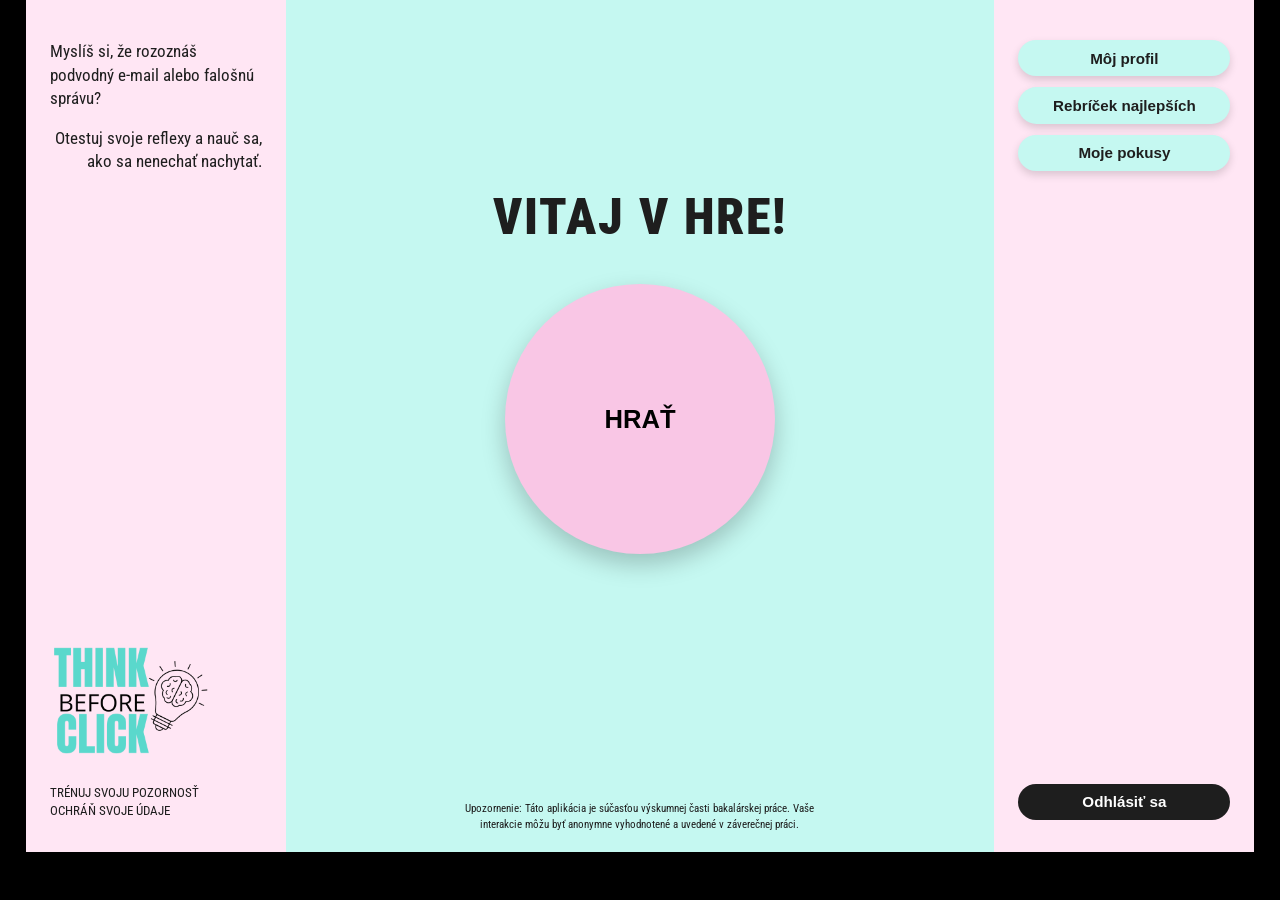
<file: src/main/resources/static/index.html>
<!doctype html>
<html lang="sk">
<head>
    <meta charset="UTF-8"/>
    <title>Hlavné menu – Think Before Click</title>
    <meta name="viewport" content="width=device-width, initial-scale=1"/>

    <!-- Roboto Condensed -->
    <link rel="preconnect" href="https://fonts.googleapis.com">
    <link rel="preconnect" href="https://fonts.gstatic.com" crossorigin>
    <link href="https://fonts.googleapis.com/css2?family=Roboto+Condensed:wght@400;700;900&display=swap" rel="stylesheet">

    <link rel="stylesheet" href="css/styles.css"/>
</head>
<body>

<div class="game-wrapper">


    <div class="game-layout">

        <!-- LEFT SIDE -->
        <aside class="sidebar-left">
            <div class="sidebar-left-text">
                Myslíš si, že rozoznáš podvodný e-mail alebo falošnú správu?

                <p class="sidebar-subtext">

                    Otestuj svoje reflexy
                    a nauč sa, ako sa nenechať nachytať.
                </p>
            </div>

            <div class="sidebar-logo">
                <img src="img/logos/logo_blue.png" alt="Logo" class="sidebar-logo-img">
                <div>
                    trénuj svoju pozornosť<br>
                    ochráň svoje údaje
                </div>
            </div>
        </aside>

        <!-- MIDDLE -->
        <main class="game-main">
            <div class="game-main-title">VITAJ V HRE!</div>

            <button class="start-circle" type="button"
                    onclick="window.location.href='game.html'">
                HRAŤ
            </button>

            <p class="game-disclaimer">
                Upozornenie: Táto aplikácia je súčasťou výskumnej časti bakalárskej práce.
                Vaše interakcie môžu byť anonymne vyhodnotené a uvedené v záverečnej práci.
            </p>
        </main>

        <!-- RIGHT SIDE -->
        <aside class="sidebar-right">
            <button class="menu-button" type="button"
                    onclick="window.location.href='profile.html'">
                Môj profil
            </button>

            <button class="menu-button" type="button"
                    onclick="window.location.href='leaderboard.html'">
                Rebríček najlepších
            </button>

            <button class="menu-button" type="button"
                    onclick="window.location.href='feedback.html'">
                Moje pokusy
            </button>

            <button class="menu-button logout" type="button"
                    onclick="window.location.href='login.html'">
                Odhlásiť sa
            </button>
        </aside>


    </div>
</div>

</body>
</html>
</file>
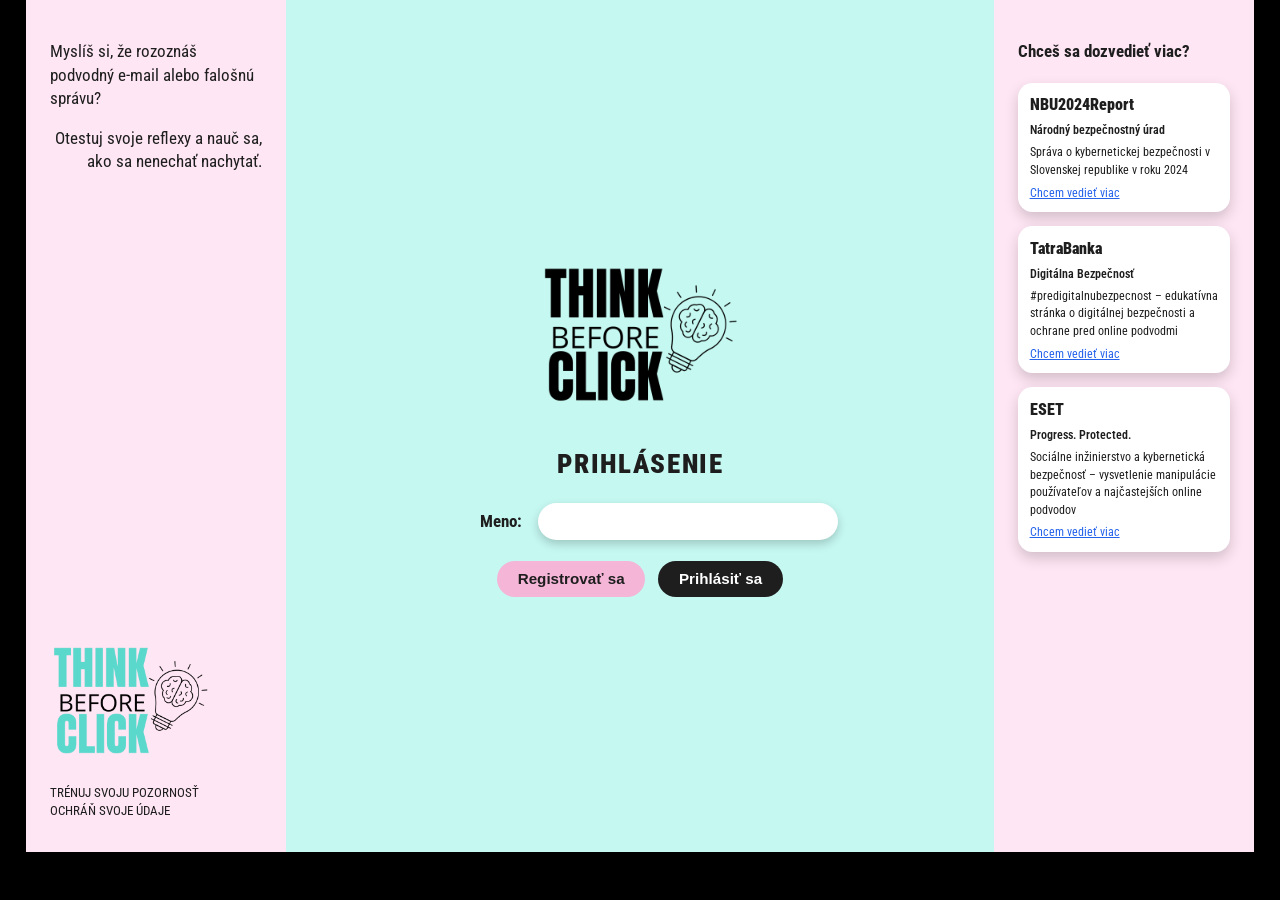
<file: src/main/resources/static/attempts.html>
<!DOCTYPE html>
<html lang="sk">
<head>
    <meta charset="UTF-8">
    <meta name="viewport" content="width=device-width, initial-scale=1.0">
    <title>Detail pokusu</title>
    <link rel="stylesheet" href="css/styles.css">
</head>
<body>

<div class="game-wrapper">


    <div class="game-layout">



        <!-- LEFT -->
        <aside class="sidebar-left feedback-left">
            <button class="back-button feedback-back" type="button" onclick="window.location.href='feedback.html'">
                <img src="img/logos/back.png" alt="Späť">
            </button>

            <div class="sidebar-logo feedback-mini-logo">
                <img src="img/logos/logo_blue.png" alt="Logo" class="sidebar-logo-img">
                <p class="sidebar-logo-text">
                    trénuj svoju pozornosť<br>
                    ochráň svoje údaje
                </p>
            </div>
        </aside>

        <!-- MIDDLE -->
        <main class="qa-page">
            <h1 class="feedback-title">Detail pokusu</h1>
            <p id="summaryLine" class="qa-summary"></p>

            <div id="qaGrid" class="qa-grid">
                <!-- sem JS pridá otázky -->
            </div>
        </main>

        <!-- RIGHT -->
        <aside class="sidebar-right-login"></aside>

    </div>
</div>

<script>


    function getLoggedUser() {
        return (localStorage.getItem("playerName") || "").trim();
    }

    function requireLogin() {
        const u = getLoggedUser();
        if (!u) {
            window.location.href = "login.html";
            return null;
        }
        return u;
    }

    function getParam(name) {
        const url = new URL(window.location.href);
        return url.searchParams.get(name);
    }

    function labelAnswer(a) {
        // v DB ukladáš "P" alebo "R"
        if (a === "P") return "Podvod";
        if (a === "R") return "Bezpečné";
        return a || "-";
    }

    function escapeHtml(s) {
        return String(s ?? "")
            .replaceAll("&", "&amp;")
            .replaceAll("<", "&lt;")
            .replaceAll(">", "&gt;")
            .replaceAll('"', "&quot;")
            .replaceAll("'", "&#039;");
    }

    function detectAttackType(imagePath) {
        if (imagePath.includes("/P")) return "phishing";
        if (imagePath.includes("/B") || imagePath.includes("/SN")) return "baiting";
        if (imagePath.includes("/S")) return "smishing";
        if (imagePath.includes("/T")) return "tailgating";

        if (imagePath.includes("/RB")) return "baiting";
        if (imagePath.includes("/R")) return "phishing";

        return "phishing";
    }

    function getActualIsPhishing(userAnswer, correct) {
        return (userAnswer === "P" && correct) || (userAnswer === "R" && !correct);
    }

    function getFeedbackFileName(imagePath, actualIsPhishing) {
        const type = detectAttackType(imagePath);

        if (actualIsPhishing) {
            if (type === "phishing") return "phishing.txt";
            if (type === "baiting") return "baiting.txt";
            if (type === "smishing") return "smishing.txt";
            if (type === "tailgating") return "tailgating.txt";
        } else {
            if (type === "phishing") return "preal.txt";
            if (type === "baiting") return "breal.txt";
            if (type === "smishing") return "sreal.txt";
            if (type === "tailgating") return "treal.txt";
        }

        return "phishing.txt";
    }

    async function loadDetail() {
        const username = requireLogin();
        if (!username) return;

        const sessionId = getParam("session");
        if (!sessionId) {
            document.getElementById("summaryLine").textContent = "Chýba parameter session.";
            return;
        }

        const res = await fetch(
            `/api/attempt-details/${encodeURIComponent(username)}/${encodeURIComponent(sessionId)}`,
            { cache: "no-store" }
        );

        if (!res.ok) {
            document.getElementById("summaryLine").textContent = "Chyba načítania: " + res.status;
            return;
        }

        const items = await res.json();
        const grid = document.getElementById("qaGrid");
        grid.innerHTML = "";

        const total = items.length;
        const correct = items.filter(x => x.correct).length;
        const percent = total ? Math.round((correct / total) * 100) : 0;

        document.getElementById("summaryLine").textContent =
            `Úspešnosť: ${percent}% (Správne ${correct}/${total})`;

        const cards = await Promise.all(items.map(async (x, idx) => {

            const badgeText = x.correct ? "SPRÁVNE" : "NESPRÁVNE";
            const badgeClass = x.correct ? "qa-badge ok" : "qa-badge bad";
            const ans = labelAnswer(x.userAnswer);

            const actualIsPhishing = getActualIsPhishing(x.userAnswer, x.correct);
            const fileName = getFeedbackFileName(x.imagePath, actualIsPhishing);

            let feedbackText = "Spätná väzba sa nepodarila načítať.";

            try {
                const response = await fetch(`feedback/${fileName}`, { cache: "no-store" });
                if (response.ok) {
                    feedbackText = await response.text();
                }
            } catch (e) {
                console.error(e);
            }

            return `
        <article class="qa-card">
          <img class="qa-image" src="${escapeHtml(x.imagePath)}" alt="Otázka ${idx + 1}" loading="lazy">

          <div class="qa-meta">
            <div class="qa-meta-left">
              <div class="qa-answer">Odpoveď: ${escapeHtml(ans)}</div>
              <div class="qa-sub">Otázka #${idx + 1}</div>
            </div>

            <div class="${badgeClass}">${badgeText}</div>
          </div>

          <div class="qa-feedback ${x.correct ? "feedback-correct" : "feedback-wrong"}">
               ${escapeHtml(feedbackText)}
            </div>

        </article>
    `;
        }));

        grid.innerHTML = cards.join("");
    }

    document.addEventListener("DOMContentLoaded", loadDetail);
</script>

</body>
</html>
</file>
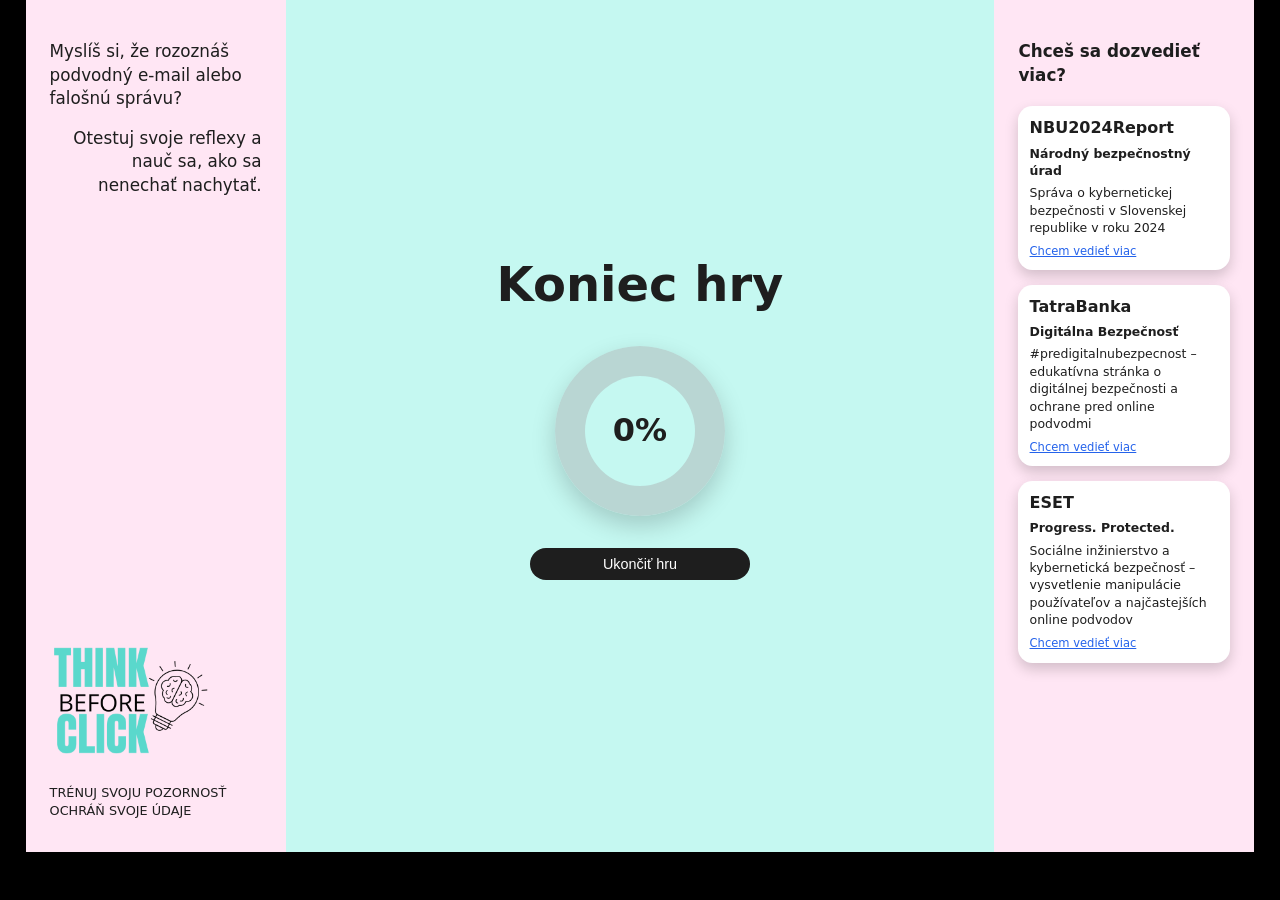
<file: src/main/resources/static/end.html>
<!DOCTYPE html>
<html lang="sk">
<head>
    <meta charset="UTF-8" />
    <meta name="viewport" content="width=device-width, initial-scale=1.0"/>
    <title>Koniec hry</title>

    <link rel="stylesheet" href="css/styles.css"/>

</head>

<body>
<div class="game-wrapper">



    <div class="game-layout">

        <!-- LEFT SIDE -->
        <aside class="sidebar-left">
            <div class="sidebar-left-text">
                Myslíš si, že rozoznáš podvodný e-mail alebo falošnú správu?

                <p class="sidebar-subtext">

                    Otestuj svoje reflexy
                    a nauč sa, ako sa nenechať nachytať.
                </p>
            </div>

            <div class="sidebar-logo">
                <img src="img/logos/logo_blue.png" class="sidebar-logo-img" alt="Logo">
                <div class="sidebar-logo-text">trénuj svoju pozornosť<br/>ochráň svoje údaje</div>
            </div>
        </aside>

        <!-- MIDDLE -->
        <main class="game-main">

            <h1 class="end-title">Koniec hry</h1>

            <div class="end-circle" id="resultCircle">
                <span id="resultValue">0%</span>
            </div>

            <button class="btn-dark-small end-exit"
                    onclick="window.location.href='index.html'">
                Ukončiť hru
            </button>

        </main>

        <!-- RIGHT SIDE -->
        <aside class="sidebar-right-login">
            <div class="info-heading">Chceš sa dozvedieť viac?</div>

            <article class="info-card">
                <div class="info-card-logo">NBU2024Report</div>
                <div class="info-card-title">Národný bezpečnostný úrad</div>
                <div>Správa o kybernetickej bezpečnosti v Slovenskej republike v roku 2024</div>
                <a class="info-card-link"
                   href="https://www.nbu.gov.sk/data/att/3305.pdf"
                   target="_blank">
                    Chcem vedieť viac
                </a>
            </article>

            <article class="info-card">
                <div class="info-card-logo">TatraBanka</div>
                <div class="info-card-title">Digitálna Bezpečnosť</div>
                <div>#predigitalnubezpecnost – edukatívna stránka o digitálnej bezpečnosti a ochrane pred online podvodmi</div>
                <a class="info-card-link"
                   href="https://www.tatrabanka.sk/predigitalnubezpecnost/"
                   target="_blank">
                    Chcem vedieť viac
                </a>
            </article>

            <article class="info-card">
                <div class="info-card-logo">ESET</div>
                <div class="info-card-title">Progress. Protected.</div>
                <div>Sociálne inžinierstvo a kybernetická bezpečnosť – vysvetlenie manipulácie používateľov a najčastejších online podvodov</div>
                <a class="info-card-link"
                   href="https://www.eset.com/sk/socialne-inzinierstvo-a-kyberneticka-bezpecnost/"
                   target="_blank">
                    Chcem vedieť viac
                </a>
            </article>
        </aside>


    </div>
</div>

<script>
    const params = new URLSearchParams(window.location.search);

    // 1) Preferuj score (0-100), ak je poslané
    const scoreParam = params.get('score');

    // 2) Alternatíva: vypočítaj z correct/rounds
    const correctParam = params.get('correct');
    const roundsParam = params.get('rounds');

    let percent = 0;

    if (scoreParam !== null && scoreParam !== '') {
        const n = Number(scoreParam);
        if (!Number.isNaN(n)) percent = n;
    } else if (correctParam !== null && roundsParam !== null) {
        const correct = Number(correctParam);
        const rounds = Number(roundsParam);

        if (!Number.isNaN(correct) && !Number.isNaN(rounds) && rounds > 0) {
            percent = (correct / rounds) * 100;
        }
    }

    // orezanie + zaokrúhlenie
    percent = Math.max(0, Math.min(100, Math.round(percent)));

    const circle = document.getElementById('resultCircle');
    const value = document.getElementById('resultValue');

    value.textContent = percent + '%';

    // progress ring: percent -> uhol (0-360)
    const angle = Math.round((percent / 100) * 360);

    // prvá farba = vyplnená časť, druhá = zvyšok
    circle.style.background = `conic-gradient(#f4b5d7 0deg ${angle}deg, #b9d6d3 ${angle}deg 360deg)`;
</script>

</body>
</html>
</file>
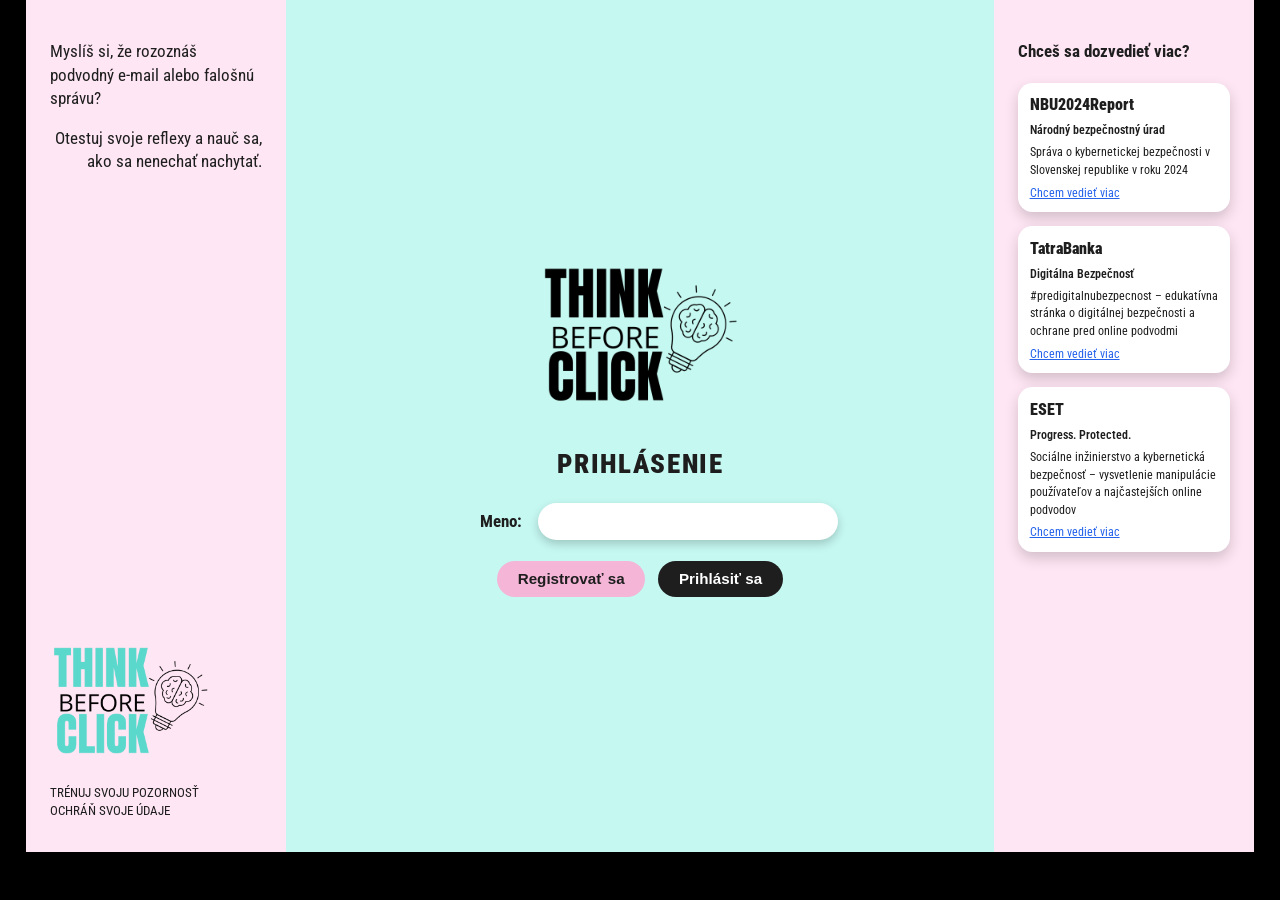
<file: src/main/resources/static/feedback.html>
<!DOCTYPE html>
<html lang="sk">
<head>
    <meta charset="UTF-8">
    <meta name="viewport" content="width=device-width, initial-scale=1.0">
    <title>Spätná väzba</title>
    <link rel="stylesheet" href="css/styles.css">
</head>
<body>

<div class="game-wrapper">


    <div class="game-layout">

        <!-- LEFT -->
        <aside class="sidebar-left feedback-left">
            <button class="back-button feedback-back" type="button" onclick="window.location.href='index.html'">
                <img src="img/logos/back.png" alt="Späť">
            </button>

            <div class="sidebar-logo feedback-mini-logo">
                <img src="img/logos/logo_blue.png" alt="Logo" class="sidebar-logo-img">
                <p class="sidebar-logo-text">
                    trénuj svoju pozornosť<br>
                    ochráň svoje údaje
                </p>
            </div>
        </aside>

        <!-- MIDDLE -->
        <main class="feedback-main">
            <h1 class="feedback-title">Moje pokusy</h1>

            <div class="feedback-table">
                <div class="feedback-head">
                    <div class="feedback-col-left">Pokus</div>
                    <div class="feedback-col-right">Úspešnosť</div>
                    <div class="feedback-col-action"></div>
                </div>

                <div id="attemptsBody"></div>
            </div>
        </main>

        <!-- RIGHT SIDE -->
        <aside class="sidebar-right-login">
            <div class="info-heading">Chceš sa dozvedieť viac?</div>

            <article class="info-card">
                <div class="info-card-logo">NBU2024Report</div>
                <div class="info-card-title">Národný bezpečnostný úrad</div>
                <div>Správa o kybernetickej bezpečnosti v Slovenskej republike v roku 2024</div>
                <a class="info-card-link"
                   href="https://www.nbu.gov.sk/data/att/3305.pdf"
                   target="_blank">
                    Chcem vedieť viac
                </a>
            </article>

            <article class="info-card">
                <div class="info-card-logo">TatraBanka</div>
                <div class="info-card-title">Digitálna Bezpečnosť</div>
                <div>#predigitalnubezpecnost – edukatívna stránka o digitálnej bezpečnosti a ochrane pred online podvodmi</div>
                <a class="info-card-link"
                   href="https://www.tatrabanka.sk/predigitalnubezpecnost/"
                   target="_blank">
                    Chcem vedieť viac
                </a>
            </article>

            <article class="info-card">
                <div class="info-card-logo">ESET</div>
                <div class="info-card-title">Progress. Protected.</div>
                <div>Sociálne inžinierstvo a kybernetická bezpečnosť – vysvetlenie manipulácie používateľov a najčastejších online podvodov</div>
                <a class="info-card-link"
                   href="https://www.eset.com/sk/socialne-inzinierstvo-a-kyberneticka-bezpecnost/"
                   target="_blank">
                    Chcem vedieť viac
                </a>
            </article>
        </aside>

    </div>
</div>

<script>
    function getLoggedUser() {
        return (localStorage.getItem("playerName") || "").trim();
    }
    function requireLogin() {
        const u = getLoggedUser();
        if (!u) {
            window.location.href = "login.html";
            return null;
        }
        return u;
    }

    function escapeHtml(text) {
        return String(text)
            .replaceAll("&", "&amp;")
            .replaceAll("<", "&lt;")
            .replaceAll(">", "&gt;")
            .replaceAll('"', "&quot;")
            .replaceAll("'", "&#039;");
    }

    function formatDate(iso) {
        if (!iso) return "-";
        const d = new Date(iso);
        if (isNaN(d.getTime())) return "-";
        return d.toLocaleString("sk-SK");
    }

    async function loadAttempts() {
        const username = requireLogin();
        if (!username) return;

        const body = document.getElementById("attemptsBody");
        body.innerHTML = "";

        const res = await fetch(`/api/attempt-sessions/${encodeURIComponent(username)}`, { cache: "no-store" });
        if (!res.ok) {
            body.innerHTML = `<div class="feedback-row"><div class="feedback-cell">-</div><div class="feedback-cell feedback-center">Chyba ${res.status}</div><div></div></div>`;
            return;
        }

        const sessions = await res.json();
        if (!Array.isArray(sessions) || sessions.length === 0) {
            body.innerHTML = `<div class="feedback-row"><div class="feedback-cell">-</div><div class="feedback-cell feedback-center">Žiadne pokusy</div><div></div></div>`;
            return;
        }

        // render max 10, ale môžeš dať aj viac
        const top = sessions.slice(0, 10);

        body.innerHTML = top.map((s, idx) => {
            const percent = Number(s.successPercent ?? 0);
            const startedAt = formatDate(s.startedAt);
            const total = Number(s.total ?? 0);
            const correct = Number(s.correct ?? 0);

            return `
        <div class="feedback-row">
          <div class="feedback-cell">
            ${idx + 1}. <span style="opacity:.75; font-weight:700;">(${escapeHtml(startedAt)})</span><br>
            <span style="opacity:.75;">Správne: ${correct}/${total}</span>
          </div>
          <div class="feedback-cell feedback-center">${percent}%</div>
          <button class="feedback-plus" type="button" aria-label="Zobraziť detail"
            onclick="openDetail('${escapeHtml(s.sessionId)}')">+</button>
        </div>
      `;
        }).join("");

        // doplň prázdne sloty na “vizuál”
        const missing = Math.max(0, 10 - top.length);
        for (let i = 0; i < missing; i++) {
            const div = document.createElement("div");
            div.className = "feedback-empty";
            body.appendChild(div);
        }
    }

    function openDetail(sessionId) {
        window.location.href = `attempts.html?session=${encodeURIComponent(sessionId)}`;
    }

    document.addEventListener("DOMContentLoaded", loadAttempts);
</script>

</body>
</html>
</file>
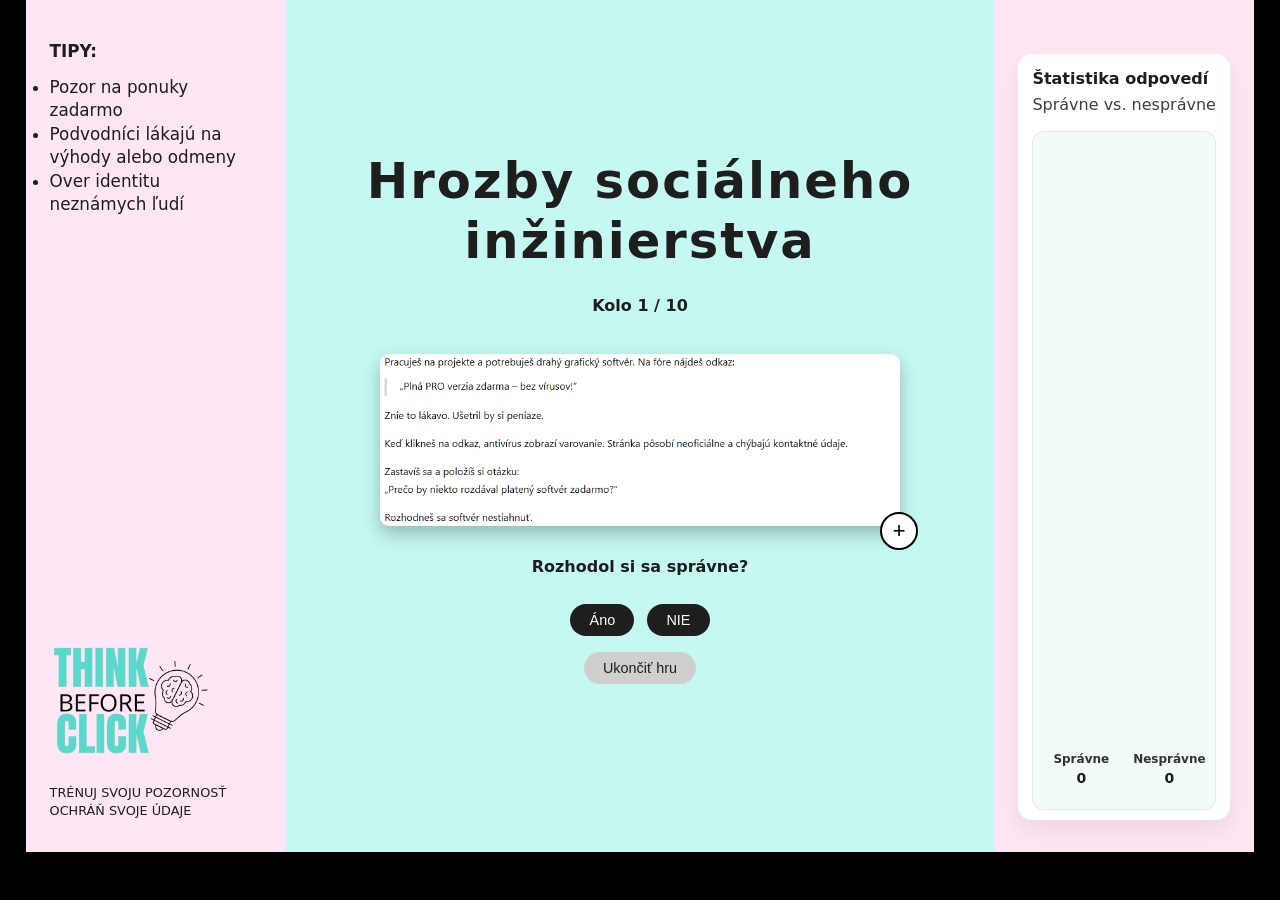
<file: src/main/resources/static/game.html>
<!DOCTYPE html>
<html lang="sk">
<head>
    <meta charset="UTF-8">
    <title>Herná slučka</title>
    <link rel="stylesheet" href="css/styles.css">
</head>
<body>

<div class="game-wrapper">



    <div class="game-layout">

        <!-- LEFT SIDE -->
        <aside class="sidebar-left">
            <div class="sidebar-left-text">
                <strong>TIPY:</strong>
                <ul id="tipsList"></ul>
            </div>

            <div class="sidebar-logo">
                <img src="img/logos/logo_blue.png" class="sidebar-logo-img" alt="Logo">
                <p class="sidebar-logo-text">
                    trénuj svoju pozornosť<br>
                    ochráň svoje údaje
                </p>
            </div>
        </aside>

        <!-- MIDDLE  -->
        <main class="game-main">

            <h1 class="game-main-title">Hrozby sociálneho inžinierstva</h1>

            <!-- info o priebehu hry -->
            <p id="roundInfo" style="font-weight:700; margin-top:-0.5rem; margin-bottom:0.8rem;">
                Kolo 1 / 10
            </p>

            <!-- EMAIL IMAGE -->
            <div class="email-wrapper">
                <img id="emailImage" src="" alt="Email" class="email-image">
                <button class="zoom-btn" id="openZoom">+</button>
            </div>

            <!-- BUTTONS -->
            <p id="decisionQuestion"
               style="display:none; font-weight:700; margin: 0 0 0.6rem 0;">
                Rozhodol si sa správne?
            </p>

            <div class="game-buttons">
                <button id="btnSafe" class="btn-dark-small" onclick="submitAnswer(false)">
                    Je to bezpečné
                </button>

                <button id="btnPhish" class="btn-dark-small" onclick="submitAnswer(true)">
                    Je to podvod
                </button>
            </div>

            <button class="btn-dark-small btn-exit"
                    onclick="window.location.href='index.html'">
                Ukončiť hru
            </button>

        </main>

        <!-- RIGHT SIDE -->
        <aside class="sidebar-right">
            <div class="stats-card">
                <strong>Štatistika odpovedí</strong>
                <span style="display:block; opacity:.85; margin-top:4px;">Správne vs. nesprávne</span>

                <div class="bar-chart">
                    <div class="bar-col">
                        <div class="bar bar-correct" id="barCorrect" style="height:0%"></div>
                        <div class="bar-label">Správne</div>
                        <div class="bar-value" id="valCorrect">0</div>
                    </div>

                    <div class="bar-col">
                        <div class="bar bar-wrong" id="barWrong" style="height:0%"></div>
                        <div class="bar-label">Nesprávne</div>
                        <div class="bar-value" id="valWrong">0</div>
                    </div>
                </div>
            </div>
        </aside>

    </div>
</div>

<!-- ===== MODAL LUPA ===== -->
<div class="modal-overlay" id="zoomModal">
    <div class="zoom-modal">
        <button class="zoom-close" id="closeZoom">✕</button>
        <img id="zoomImage" src="" alt="Email detail">
    </div>
</div>

<!-- RÝCHLA SPÄTNÁ VÄZBA -->
<div class="modal-overlay" id="feedbackModal" style="display:none;">
    <div class="modal">

        <h2 class="modal-title">Tvoja odpoveď bola</h2>

        <div id="feedbackResult" class="feedback-result">
            SPRÁVNA
        </div>

        <p id="fbTitleText"></p>
        <p id="fbReasonText"></p>
        <p id="fbAdviceText"></p>

        <button class="btn-dark-small" onclick="closeFeedback()">
            Pokračovať
        </button>

    </div>
</div>

<!-- LOADING OVERLAY -->
<div class="modal-overlay" id="loadingOverlay" style="display:none;">
    <div class="loading-box" aria-label="Načítavam">
        <div class="spinner"></div>
    </div>
</div>

<!-- 1) Načítame banku otázok -->
<script src="questions.js"></script>

<script>

    const TIPS = {
        phishing: [
            "Skontroluj adresu odosielateľa",
            "Pozor na podozrivé odkazy",
            "Podvodníci vytvárajú tlak na rýchlu reakciu"
        ],

        baiting: [
            "Pozor na ponuky zadarmo",
            "Podvodníci lákajú na výhody alebo odmeny",
            "Over identitu neznámych ľudí"
        ],

        smishing: [
            "Neotváraj odkazy v podozrivých SMS",
            "Over si číslo odosielateľa",
            "Banka nikdy nepýta údaje cez SMS"
        ],


        tailgating: [
            "Over si identitu",
            "Nezdieľaj citlivé údaje",
            "Ak si nie si istý, zavolaj overenej osobe"
        ]
    };

    function detectAttackType(imagePath) {

        if (imagePath.includes("/P")) return "phishing";
        if (imagePath.includes("/B") || imagePath.includes("/SN")) return "baiting";
        if (imagePath.includes("/S")) return "smishing";
        if (imagePath.includes("/T")) return "tailgating";

        if (imagePath.includes("/RB")) return "baiting";
        if (imagePath.includes("/R")) return "phishing";

        return "phishing";
    }

    async function loadFeedbackText(imagePath, isPhishing) {

        const type = detectAttackType(imagePath);

        // názov súboru
        let fileName = "";

        if (isPhishing) {

            if (type === "phishing") fileName = "phishing.txt";
            if (type === "baiting") fileName = "baiting.txt";
            if (type === "smishing") fileName = "smishing.txt";
            if (type === "tailgating") fileName = "tailgating.txt";

        } else {

            if (type === "phishing") fileName = "preal.txt";
            if (type === "baiting") fileName = "breal.txt";
            if (type === "smishing") fileName = "sreal.txt";
            if (type === "tailgating") fileName = "treal.txt";

        }

        try {

            const response = await fetch("feedback/" + fileName);
            const text = await response.text();

            document.getElementById("fbTitleText").textContent = text;

        } catch (e) {

            document.getElementById("fbTitleText").textContent =
                "Nepodarilo sa načítať spätnú väzbu.";

            console.error(e);
        }
    }

    function updateTips(imagePath) {

        const type = detectAttackType(imagePath);
        const tips = TIPS[type] || [];

        const tipsList = document.getElementById("tipsList");

        tipsList.innerHTML = tips
            .map(t => `<li>${t}</li>`)
            .join("");
    }
    // ===== LUPA modal =====
    const zoomModal = document.getElementById('zoomModal');
    document.getElementById('openZoom').onclick = () => {
        zoomModal.style.display = 'flex';
    };
    document.getElementById('closeZoom').onclick = () => {
        zoomModal.style.display = 'none';
    };

    // ===== Nastavenie =====
    const ROUNDS = 10;

    // ===== Stav hry =====
    let selected = [];
    let roundIndex = 0;
    let correctCount = 0;

    // ✅ session id pre jednu hru (všetkých 10 otázok)
    let gameSessionId = null;
    function newGameSessionId() {
        if (window.crypto && crypto.randomUUID) return crypto.randomUUID();
        return Date.now().toString();
    }

    // DOM
    const emailImage = document.getElementById("emailImage");
    const zoomImage = document.getElementById("zoomImage");
    const roundInfo = document.getElementById("roundInfo");

    const decisionQuestion = document.getElementById("decisionQuestion");
    const btnSafe = document.getElementById("btnSafe");
    const btnPhish = document.getElementById("btnPhish");

    const fbTitleText  = document.getElementById("fbTitleText");
    const fbReasonText = document.getElementById("fbReasonText");
    const fbAdviceText = document.getElementById("fbAdviceText");

    const barCorrect = document.getElementById("barCorrect");
    const barWrong   = document.getElementById("barWrong");
    const valCorrect = document.getElementById("valCorrect");
    const valWrong   = document.getElementById("valWrong");

    // ===== Hráč + pokusy (koľkokrát spustil hru) =====
    const playerName = (localStorage.getItem("playerName") || "Hráč").trim();
    const attemptsKey = `attempts_${playerName}`;
    let gameAttempts = Number(localStorage.getItem(attemptsKey) || 0);
    gameAttempts++;
    localStorage.setItem(attemptsKey, String(gameAttempts));

    // ✅ uloženie odpovede do DB
    async function saveAttempt(imagePath, userAnswer, correct) {
        const username = (localStorage.getItem("playerName") || "").trim();
        if (!username) return; // ak nie je prihlásený, neukladáme

        try {
            await fetch("/api/attempt", {
                method: "POST",
                headers: {"Content-Type": "application/json"},
                body: JSON.stringify({
                    username,
                    imagePath,
                    userAnswer,      // "P" alebo "R"
                    correct,         // true/false
                    gameSessionId
                })
            });
        } catch (e) {
            console.error("Nepodarilo sa uložiť attempt:", e);
        }
    }

    // ===== Fallback: keď sa obrázok nenačíta, preskoč ho =====
    emailImage.onerror = () => {
        console.warn("Obrázok sa nenačítal, preskakujem:", emailImage.src);
        roundIndex++;
        if (roundIndex < selected.length) {
            loadRound();
        } else {
            finishGame();
        }
    };

    // ===== Náhodný výber bez opakovania =====
    function pickRandomQuestions(all, count) {
        const copy = [...all];
        for (let i = copy.length - 1; i > 0; i--) {
            const j = Math.floor(Math.random() * (i + 1));
            [copy[i], copy[j]] = [copy[j], copy[i]];
        }
        return copy.slice(0, count);
    }

    function updateRoundInfo() {
        roundInfo.textContent = `Kolo ${roundIndex + 1} / ${selected.length}`;
    }

    function updateStatsChart() {
        const answered = roundIndex;
        const wrongCount = answered - correctCount;

        valCorrect.textContent = String(correctCount);
        valWrong.textContent   = String(Math.max(0, wrongCount));

        if (answered <= 0) {
            barCorrect.style.height = "0%";
            barWrong.style.height = "0%";
            return;
        }

        const correctPct = Math.round((correctCount / answered) * 100);
        const wrongPct   = 100 - correctPct;

        barCorrect.style.height = Math.max(6, correctPct) + "%";
        barWrong.style.height   = Math.max(6, wrongPct) + "%";
    }

    function loadRound() {
        const q = selected[roundIndex];
        emailImage.src = q.image;
        zoomImage.src = q.image;

        updateTips(q.image);
        updateRoundInfo();

        const isRBorSNorB = /\/RB\d*\.png$/i.test(q.image) || /\/SN\d*\.png$/i.test(q.image) || /\/B\d*\.png$/i.test(q.image);

        if (isRBorSNorB) {
            decisionQuestion.style.display = "block";
            btnSafe.textContent = "Áno";  // submitAnswer(false)
            btnPhish.textContent = "NIE"; // submitAnswer(true)
        } else {
            decisionQuestion.style.display = "none";
            btnSafe.textContent = "Je to bezpečné";
            btnPhish.textContent = "Je to podvod";
        }
    }

    // ===== Keď hráč odpovie =====
    async function submitAnswer(userSaysPhishing) {
        const q = selected[roundIndex];
        const isCorrect = (userSaysPhishing === q.correctIsPhishing);

        // ✅ uloženie do DB (obrázok + odpoveď + správnosť)
        // userAnswer: P = podvod, R = reálna/bezpečná
        const userAnswer = userSaysPhishing ? "P" : "R";
        await saveAttempt(q.image, userAnswer, isCorrect);

        if (isCorrect) correctCount++;
        updateStatsChart();

        // Texty v modale
        // načítanie spätnej väzby z txt
        await loadFeedbackText(q.image, q.correctIsPhishing);

        const modal = document.getElementById('feedbackModal');
        const result = document.getElementById('feedbackResult');

        if (isCorrect) {
            result.textContent = 'SPRÁVNA';
            result.style.color = '#5ccfc1';
        } else {
            result.textContent = 'NESPRÁVNA';
            result.style.color = '#f4b5d7';
        }

        modal.style.display = 'flex';
    }

    async function finishGame() {
        const roundsPlayed = selected.length;
        const successPercent = Math.round((correctCount / roundsPlayed) * 100);

        try {
            await fetch("/api/result", {
                method: "POST",
                headers: {"Content-Type": "application/json"},
                body: JSON.stringify({
                    name: playerName,
                    username: playerName,
                    successPercent: successPercent,
                    attempts: gameAttempts
                })
            });
        } catch (e) {
            console.error("Nepodarilo sa uložiť skóre:", e);
        }

        window.location.href = `end.html?score=${successPercent}&correct=${correctCount}&rounds=${roundsPlayed}&attempts=${gameAttempts}`;
    }

    // ===== Po kliknutí "Pokračovať" =====
    async function closeFeedback() {
        document.getElementById('feedbackModal').style.display = 'none';

        const loading = document.getElementById('loadingOverlay');
        loading.style.display = 'flex';

        setTimeout(async () => {
            loading.style.display = 'none';

            roundIndex++;
            updateStatsChart();

            if (roundIndex < selected.length) {
                loadRound();
                return;
            }

            await finishGame();

        }, 900);
    }

    // ===== ŠTART hry =====
    (function startGame() {
        if (!window.QUESTIONS || window.QUESTIONS.length < ROUNDS) {
            alert("Nemáš dosť otázok. Pridaj aspoň " + ROUNDS + " obrázkov do Phising/ a Real/.");
            return;
        }

        // ✅ nové session id pre túto hru
        gameSessionId = newGameSessionId();

        selected = pickRandomQuestions(window.QUESTIONS, ROUNDS);
        roundIndex = 0;
        correctCount = 0;
        updateStatsChart();
        loadRound();
    })();
</script>

</body>
</html>
</file>
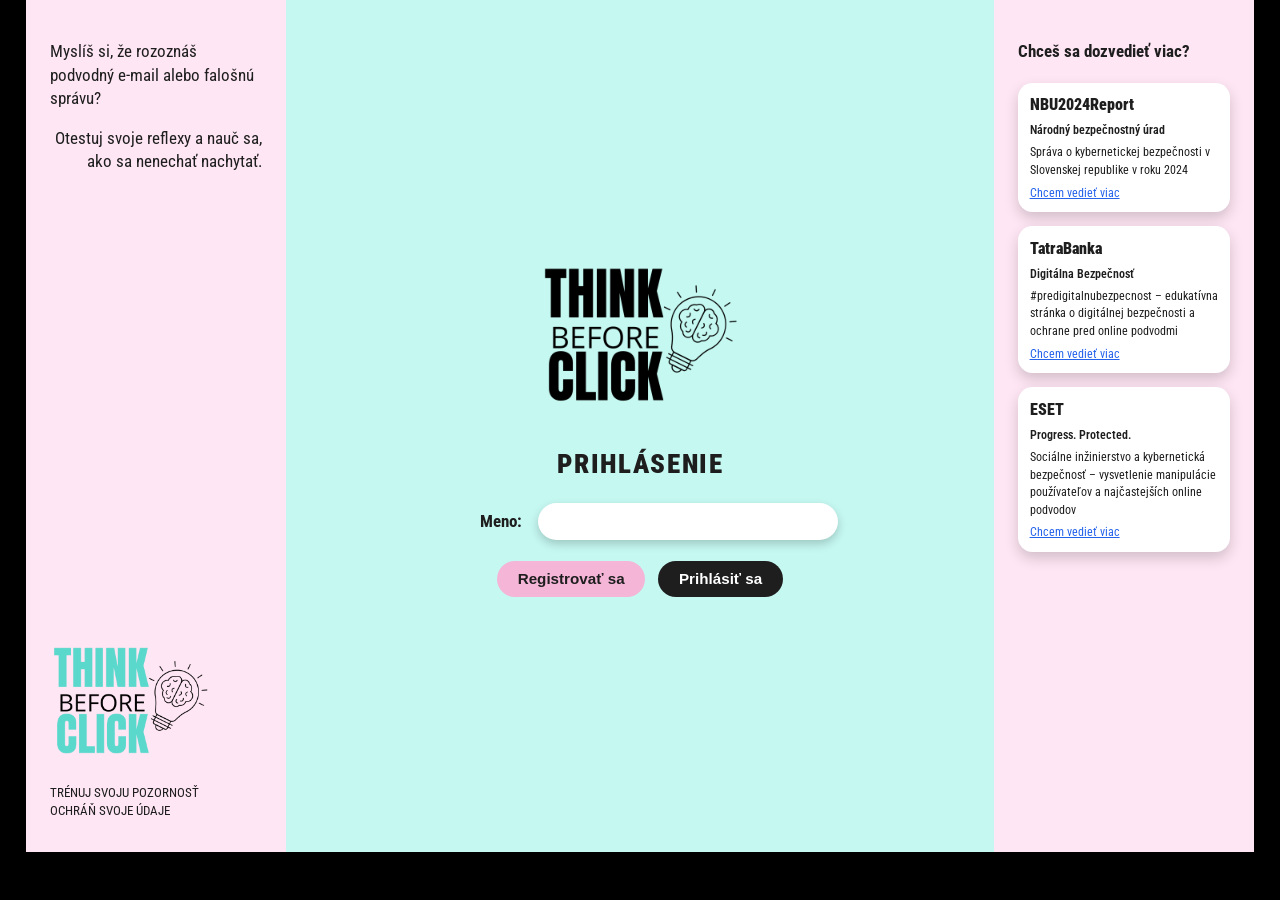
<file: src/main/resources/static/login.html>
<!doctype html>
<html lang="sk">
<head>
    <meta charset="UTF-8"/>
    <title>Prihlásenie – Think Before Click</title>
    <meta name="viewport" content="width=device-width, initial-scale=1"/>

    <link rel="preconnect" href="https://fonts.googleapis.com">
    <link rel="preconnect" href="https://fonts.gstatic.com" crossorigin>
    <link href="https://fonts.googleapis.com/css2?family=Roboto+Condensed:wght@400;700;900&display=swap" rel="stylesheet">

    <link rel="stylesheet" href="css/styles.css"/>
</head>

<body>

<div class="game-wrapper">


    <div class="game-layout">

        <!-- LEFT SIDE -->
        <aside class="sidebar-left">
            <div class="sidebar-left-text">
                Myslíš si, že rozoznáš podvodný e-mail alebo falošnú správu?
                <p class="sidebar-subtext">
                    Otestuj svoje reflexy a nauč sa, ako sa nenechať nachytať.
                </p>
            </div>

            <div class="sidebar-logo">
                <img src="img/logos/logo_blue.png" alt="Think Before Click" class="sidebar-logo-img">
                <p class="sidebar-logo-text">
                    TRÉNUJ SVOJU POZORNOSŤ<br>
                    OCHRÁŇ SVOJE ÚDAJE
                </p>
            </div>
        </aside>

        <!-- MIDDLE LOGIN -->
        <main class="auth-main">
            <div class="auth-logo">
                <img src="img/logos/logo_black.png" alt="Think Before Click">
            </div>

            <div class="auth-title">PRIHLÁSENIE</div>

            <form class="auth-form" onsubmit="return false;">
                <div class="form-group">
                    <label for="username">Meno:</label>
                    <div class="form-input-wrapper">
                        <input class="form-input" type="text" id="username" name="username" autocomplete="username">
                    </div>
                </div>

                <div class="auth-buttons-row">
                    <button type="button" onclick="goRegister()" class="auth-btn auth-btn-light">Registrovať sa</button>
                    <button type="button" onclick="doLogin()" class="auth-btn auth-btn-dark">Prihlásiť sa</button>
                </div>
            </form>
        </main>

        <!-- RIGHT SIDE -->
        <aside class="sidebar-right-login">
            <div class="info-heading">Chceš sa dozvedieť viac?</div>

            <article class="info-card">
                <div class="info-card-logo">NBU2024Report</div>
                <div class="info-card-title">Národný bezpečnostný úrad</div>
                <div>Správa o kybernetickej bezpečnosti v Slovenskej republike v roku 2024</div>
                <a class="info-card-link"
                   href="https://www.nbu.gov.sk/data/att/3305.pdf"
                   target="_blank">
                    Chcem vedieť viac
                </a>
            </article>

            <article class="info-card">
                <div class="info-card-logo">TatraBanka</div>
                <div class="info-card-title">Digitálna Bezpečnosť</div>
                <div>#predigitalnubezpecnost – edukatívna stránka o digitálnej bezpečnosti a ochrane pred online podvodmi</div>
                <a class="info-card-link"
                   href="https://www.tatrabanka.sk/predigitalnubezpecnost/"
                   target="_blank">
                    Chcem vedieť viac
                </a>
            </article>

            <article class="info-card">
                <div class="info-card-logo">ESET</div>
                <div class="info-card-title">Progress. Protected.</div>
                <div>Sociálne inžinierstvo a kybernetická bezpečnosť – vysvetlenie manipulácie používateľov a najčastejších online podvodov</div>
                <a class="info-card-link"
                   href="https://www.eset.com/sk/socialne-inzinierstvo-a-kyberneticka-bezpecnost/"
                   target="_blank">
                    Chcem vedieť viac
                </a>
            </article>
        </aside>

    </div>
</div>

<script>
    function getUsernameInput() {
        return document.getElementById("username").value.trim();
    }

    async function goRegister() {

        const usernameInput = document.getElementById("username");
        const username = usernameInput.value.trim();

        if (!username) {
            alert("Prosím zadaj meno pred registráciou.");
            usernameInput.focus();
            return;
        }

        const res = await fetch("/api/login", {
            method: "POST",
            headers: {"Content-Type": "application/json"},
            body: JSON.stringify({ username })
        });

        if (res.ok) {
            alert("Používateľ už existuje. Prihlás sa.");
            return;
        }

        localStorage.setItem("pendingUsername", username);
        window.location.href = "survey.html";
    }

    async function doLogin() {
        const username = getUsernameInput();

        if (!username) {
            alert("Zadaj meno.");
            return;
        }

        const res = await fetch("/api/login", {
            method: "POST",
            headers: {"Content-Type": "application/json"},
            body: JSON.stringify({ username })
        });

        if (res.ok) {
            localStorage.setItem("playerName", username);
            localStorage.removeItem("pendingUsername");
            window.location.href = "index.html";
            return;
        }

        if (res.status === 404) {
            localStorage.setItem("pendingUsername", username);
            alert("Používateľ neexistuje. Prosím zaregistruj sa vyplnením dotazníka.");
            window.location.href = "survey.html";
            return;
        }

        alert("Prihlásenie zlyhalo (chyba " + res.status + ").");
    }
</script>

</body>
</html>
</file>
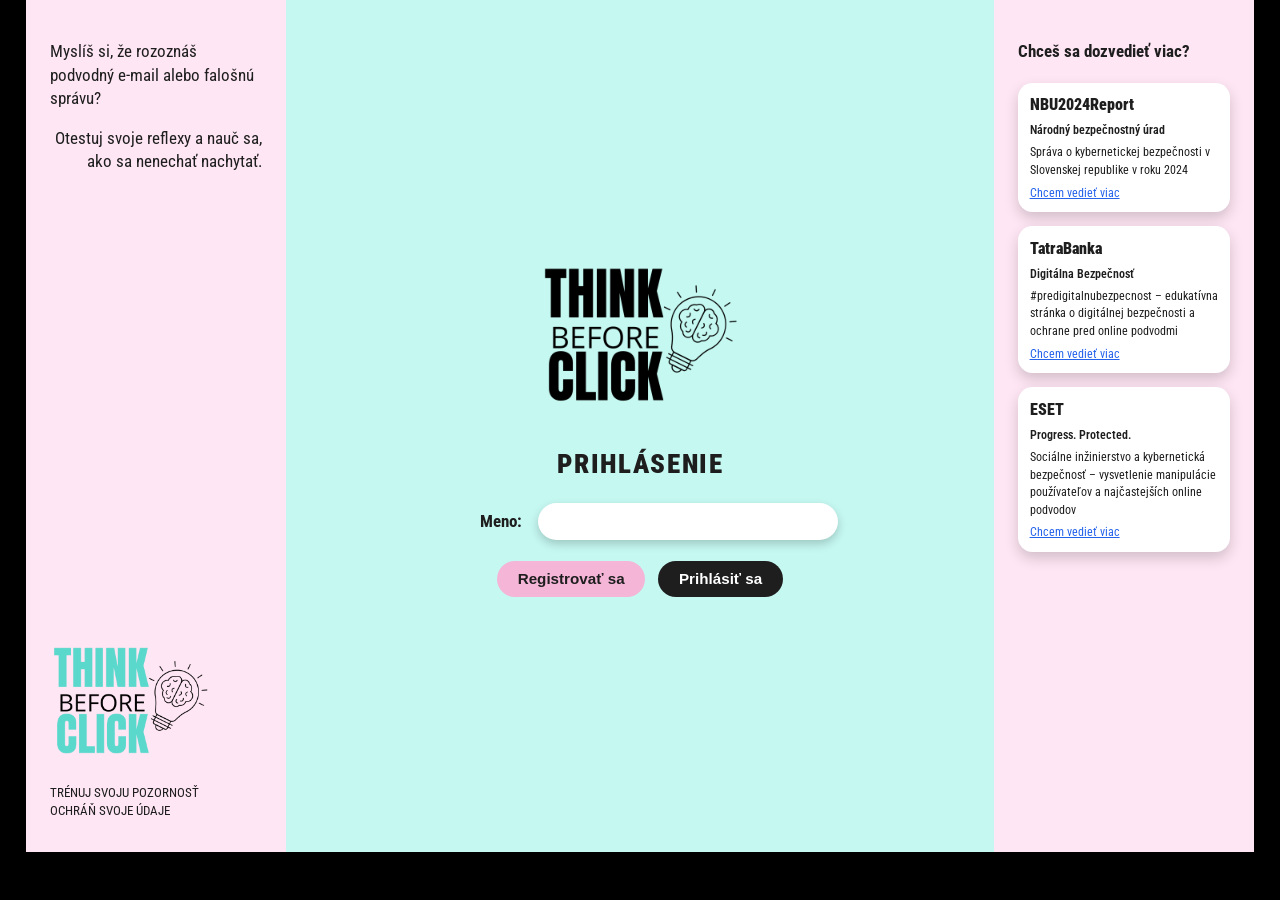
<file: src/main/resources/static/profile.html>
<!DOCTYPE html>
<html lang="sk">
<head>
    <meta charset="UTF-8">
    <meta name="viewport" content="width=device-width, initial-scale=1.0">
    <title>Môj profil</title>
    <link rel="stylesheet" href="css/styles.css">
</head>
<body>

<div class="game-wrapper">


    <div class="game-layout">

        <!-- LEFT -->
        <aside class="sidebar-left profile-left">
            <button class="back-button profile-back" type="button"
                    onclick="window.location.href='index.html'">
                <img src="img/logos/back.png" alt="Späť">
            </button>

            <div class="sidebar-logo profile-mini-logo">
                <img src="img/logos/logo_blue.png" alt="Logo" class="sidebar-logo-img">
                <p class="sidebar-logo-text">
                    trénuj svoju pozornosť<br>
                    ochráň svoje údaje
                </p>
            </div>
        </aside>

        <!-- MIDDLE -->
        <main class="profile-main">
            <h1 class="profile-title">Nastavenia profilu</h1>
            <div class="profile-subtitle">Prihlasovacie údaje</div>

            <form class="profile-form" onsubmit="return false;">
                <div class="profile-row">
                    <label for="profile-name" class="profile-label">Meno:</label>
                    <!-- ✅ už nie readonly -->
                    <input id="profile-name" class="profile-input" type="text" value="">
                </div>

                <!-- ✅ nové tlačidlo na uloženie mena -->
                <div class="profile-actions">
                    <button type="button" class="btn-pink-small profile-btn" id="saveNameBtn">
                        Uložiť zmenu
                    </button>

                    <button type="button" class="btn-pink-small profile-btn" id="openSurveyBtn">
                        Dotazník
                    </button>

                    <button type="button" class="btn-pink-small profile-btn profile-delete" id="openDeleteModal">
                        Vymazať profil
                    </button>
                </div>
            </form>
        </main>

        <!-- RIGHT SIDE -->
        <aside class="sidebar-right-login">
            <div class="info-heading">Chceš sa dozvedieť viac?</div>

            <article class="info-card">
                <div class="info-card-logo">NBU2024Report</div>
                <div class="info-card-title">Národný bezpečnostný úrad</div>
                <div>Správa o kybernetickej bezpečnosti v Slovenskej republike v roku 2024</div>
                <a class="info-card-link"
                   href="https://www.nbu.gov.sk/data/att/3305.pdf"
                   target="_blank">
                    Chcem vedieť viac
                </a>
            </article>

            <article class="info-card">
                <div class="info-card-logo">TatraBanka</div>
                <div class="info-card-title">Digitálna Bezpečnosť</div>
                <div>#predigitalnubezpecnost – edukatívna stránka o digitálnej bezpečnosti a ochrane pred online podvodmi</div>
                <a class="info-card-link"
                   href="https://www.tatrabanka.sk/predigitalnubezpecnost/"
                   target="_blank">
                    Chcem vedieť viac
                </a>
            </article>

            <article class="info-card">
                <div class="info-card-logo">ESET</div>
                <div class="info-card-title">Progress. Protected.</div>
                <div>Sociálne inžinierstvo a kybernetická bezpečnosť – vysvetlenie manipulácie používateľov a najčastejších online podvodov</div>
                <a class="info-card-link"
                   href="https://www.eset.com/sk/socialne-inzinierstvo-a-kyberneticka-bezpecnost/"
                   target="_blank">
                    Chcem vedieť viac
                </a>
            </article>
        </aside>

    </div>
</div>

<!-- MODAL: DELETE ACCOUNT -->
<div class="modal-overlay" id="deleteModal" aria-hidden="true" style="display:none;">
    <div class="modal" role="dialog" aria-modal="true" aria-labelledby="deleteModalTitle">
        <h2 class="modal-title" id="deleteModalTitle">Potvrdiť vymazanie profilu?</h2>

        <div class="modal-actions">
            <button type="button" class="auth-btn auth-btn-light modal-btn" id="closeDeleteModal">
                Zavrieť
            </button>

            <button type="button" class="auth-btn auth-btn-dark modal-btn" id="confirmDeleteModal">
                Vymazať
            </button>
        </div>
    </div>
</div>

<script>
    // --- helpers
    function getLoggedUser() {
        return (localStorage.getItem("playerName") || "").trim();
    }

    function requireLogin() {
        const u = getLoggedUser();
        if (!u) {
            window.location.href = "login.html";
            return null;
        }
        return u;
    }

    function normalizeName(x) {
        return (x || "").trim();
    }

    // --- init
    (function initProfile() {
        const username = requireLogin();
        if (!username) return;

        const nameInput = document.getElementById("profile-name");
        nameInput.value = username;

        // dotazník (edit režim)
        document.getElementById("openSurveyBtn").addEventListener("click", () => {
            window.location.href = "survey.html?mode=edit";
        });

        // uložiť zmenu mena
        document.getElementById("saveNameBtn").addEventListener("click", saveUsername);

        // Enter v inpute = uložiť
        nameInput.addEventListener("keydown", (e) => {
            if (e.key === "Enter") saveUsername();
        });
    })();

    async function saveUsername() {
        const oldUsername = requireLogin();
        if (!oldUsername) return;

        const input = document.getElementById("profile-name");
        const newUsername = normalizeName(input.value);

        if (!newUsername) {
            alert("Meno nesmie byť prázdne.");
            input.focus();
            return;
        }

        if (newUsername === oldUsername) {
            alert("Meno je rovnaké, nič sa nezmenilo.");
            return;
        }

        // volanie backendu
        const res = await fetch(`/api/users/${encodeURIComponent(oldUsername)}`, {
            method: "PUT",
            headers: {"Content-Type": "application/json"},
            body: JSON.stringify({ newUsername })
        });

        if (res.ok) {
            localStorage.setItem("playerName", newUsername);
            // pre istotu – aby sa niekde neťahal starý pending
            localStorage.removeItem("pendingUsername");

            alert("Meno bolo úspešne zmenené.");
            return;
        }

        if (res.status === 409) {
            alert("Toto meno už existuje. Vyber si iné.");
            input.focus();
            return;
        }

        if (res.status === 400) {
            alert("Neplatné meno (prázdne alebo nesprávne).");
            input.focus();
            return;
        }

        if (res.status === 404) {
            alert("Používateľ sa nenašiel. Prihlás sa znova.");
            localStorage.removeItem("playerName");
            window.location.href = "login.html";
            return;
        }

        alert("Uloženie zlyhalo (chyba " + res.status + ").");
    }

    // --- modal wiring
    const deleteModal = document.getElementById("deleteModal");
    const openDeleteBtn = document.getElementById("openDeleteModal");
    const closeDeleteBtn = document.getElementById("closeDeleteModal");
    const confirmDeleteBtn = document.getElementById("confirmDeleteModal");

    function openDeleteModal() {
        deleteModal.style.display = "flex";
        deleteModal.setAttribute("aria-hidden", "false");
    }
    function closeDeleteModal() {
        deleteModal.style.display = "none";
        deleteModal.setAttribute("aria-hidden", "true");
    }

    openDeleteBtn.addEventListener("click", openDeleteModal);
    closeDeleteBtn.addEventListener("click", closeDeleteModal);
    deleteModal.addEventListener("click", (e) => { if (e.target === deleteModal) closeDeleteModal(); });
    document.addEventListener("keydown", (e) => { if (e.key === "Escape" && deleteModal.style.display === "flex") closeDeleteModal(); });

    // --- delete profile action
    confirmDeleteBtn.addEventListener("click", async () => {
        const username = requireLogin();
        if (!username) return;

        const res = await fetch(`/api/users/${encodeURIComponent(username)}`, { method: "DELETE" });

        if (res.ok) {
            localStorage.removeItem("playerName");
            localStorage.removeItem("pendingUsername");
            closeDeleteModal();
            alert("Profil bol vymazaný.");
            window.location.href = "login.html";
            return;
        }

        alert("Vymazanie profilu zlyhalo (chyba " + res.status + ").");
    });
</script>

</body>
</html>
</file>
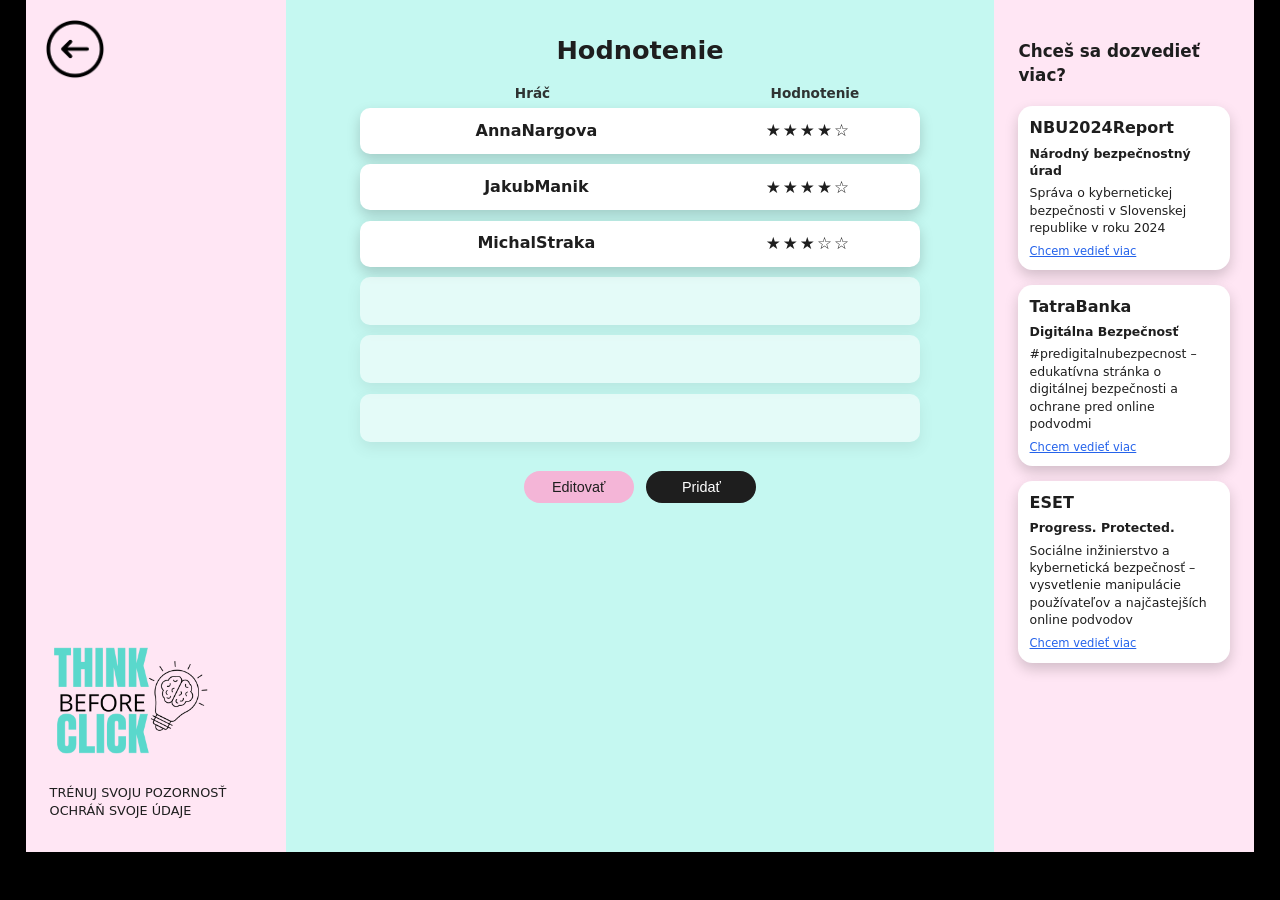
<file: src/main/resources/static/rating.html>
<!DOCTYPE html>
<html lang="sk">
<head>
    <meta charset="UTF-8" />
    <meta name="viewport" content="width=device-width, initial-scale=1.0" />
    <title>Hodnotenie</title>
    <link rel="stylesheet" href="css/styles.css" />
</head>
<body>

<div class="game-wrapper">


    <div class="game-layout">

        <!-- LEFT -->
        <aside class="sidebar-left screen-left">
            <button class="back-button screen-back" type="button"
                    onclick="window.location.href='index.html'">
                <img src="img/logos/back.png" alt="Späť">
            </button>

            <div class="sidebar-logo screen-mini-logo">
                <img src="img/logos/logo_blue.png" alt="Logo" class="sidebar-logo-img">
                <p class="sidebar-logo-text">
                    trénuj svoju pozornosť<br>
                    ochráň svoje údaje
                </p>
            </div>
        </aside>

        <!-- MIDDLE -->
        <main class="screen-main">
            <h1 class="screen-title">Hodnotenie</h1>

            <div class="table-wrap">
                <div class="table-head grid-2">
                    <div>Hráč</div>
                    <div class="center">Hodnotenie</div>
                </div>

                <div class="table-row grid-2">
                    <div>AnnaNargova</div>
                    <div class="center stars">★★★★☆</div>
                </div>

                <div class="table-row grid-2">
                    <div>JakubManik</div>
                    <div class="center stars">★★★★☆</div>
                </div>

                <div class="table-row grid-2">
                    <div>MichalStraka</div>
                    <div class="center stars">★★★☆☆</div>
                </div>

                <!-- prázdne riadky -->
                <div class="table-empty"></div>
                <div class="table-empty"></div>
                <div class="table-empty"></div>
            </div>

            <div class="rating-actions">
                <button type="button" class="btn-pink-small rating-btn">Editovať</button>
                <button type="button" class="btn-dark-small rating-btn">Pridať</button>
            </div>
        </main>

        <!-- RIGHT SIDE -->
        <aside class="sidebar-right-login">
            <div class="info-heading">Chceš sa dozvedieť viac?</div>

            <article class="info-card">
                <div class="info-card-logo">NBU2024Report</div>
                <div class="info-card-title">Národný bezpečnostný úrad</div>
                <div>Správa o kybernetickej bezpečnosti v Slovenskej republike v roku 2024</div>
                <a class="info-card-link"
                   href="https://www.nbu.gov.sk/data/att/3305.pdf"
                   target="_blank">
                    Chcem vedieť viac
                </a>
            </article>

            <article class="info-card">
                <div class="info-card-logo">TatraBanka</div>
                <div class="info-card-title">Digitálna Bezpečnosť</div>
                <div>#predigitalnubezpecnost – edukatívna stránka o digitálnej bezpečnosti a ochrane pred online podvodmi</div>
                <a class="info-card-link"
                   href="https://www.tatrabanka.sk/predigitalnubezpecnost/"
                   target="_blank">
                    Chcem vedieť viac
                </a>
            </article>

            <article class="info-card">
                <div class="info-card-logo">ESET</div>
                <div class="info-card-title">Progress. Protected.</div>
                <div>Sociálne inžinierstvo a kybernetická bezpečnosť – vysvetlenie manipulácie používateľov a najčastejších online podvodov</div>
                <a class="info-card-link"
                   href="https://www.eset.com/sk/socialne-inzinierstvo-a-kyberneticka-bezpecnost/"
                   target="_blank">
                    Chcem vedieť viac
                </a>
            </article>
        </aside>

    </div>
</div>

</body>
</html>
</file>
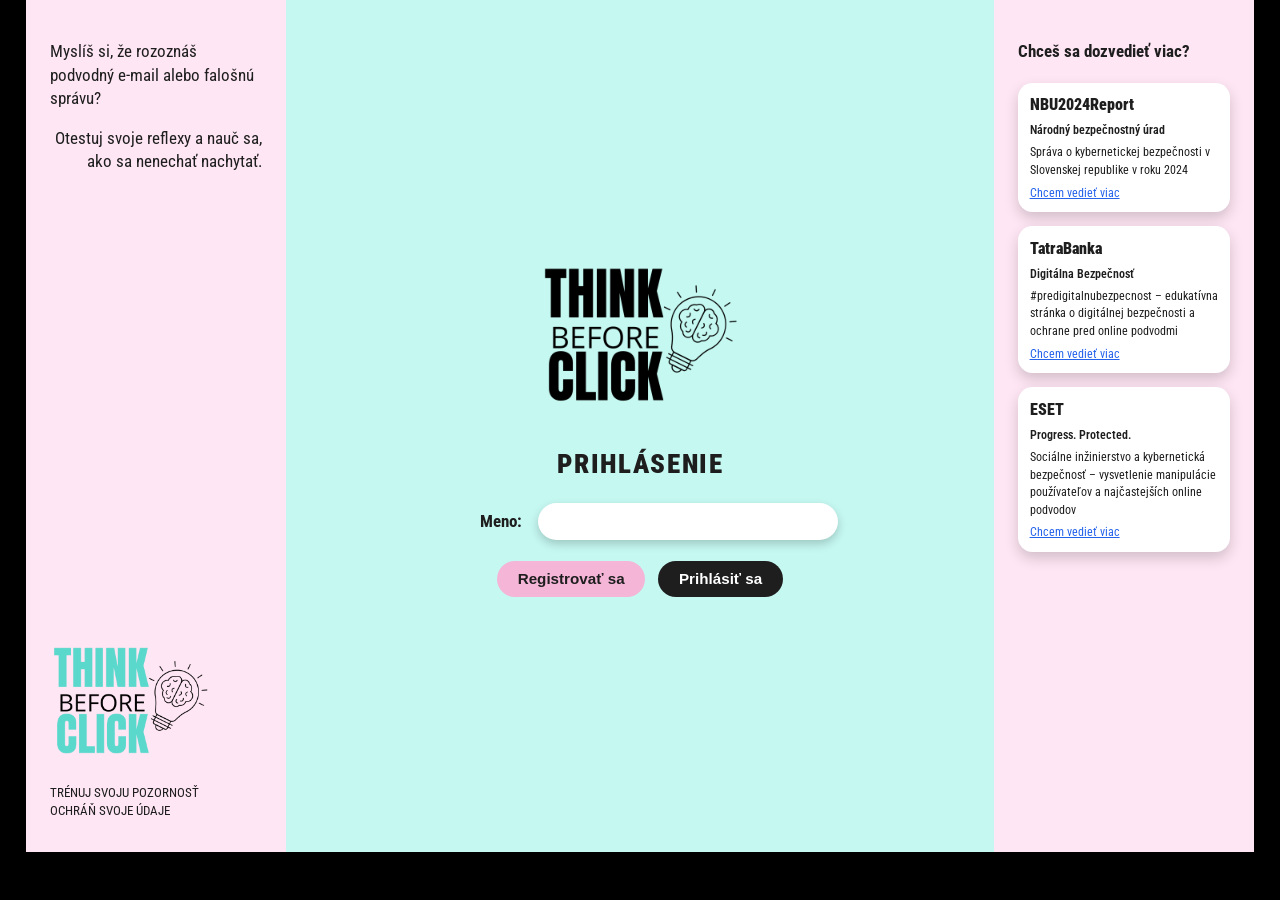
<file: src/main/resources/static/survey.html>
<!DOCTYPE html>
<html lang="sk">
<head>
    <meta charset="UTF-8">
    <meta name="viewport" content="width=device-width, initial-scale=1.0">
    <title>Dotazník</title>
    <link rel="stylesheet" href="css/styles.css">
</head>
<body>

<div class="game-wrapper">




    <main class="survey-main">

        <button class="back-button" type="button" onclick="window.location.href='login.html'">
            <img src="img/logos/back.png" alt="Späť">
        </button>

        <h1 class="survey-title">Krátky dotazník používateľa</h1>
        <p class="survey-subtitle">
            Predtým, než začneš so simuláciou, odpovedz prosím na niekoľko anonymných otázok.
            Tvoje odpovede nám pomôžu lepšie porozumieť, ako rôzni používatelia reagujú na hrozby
            sociálneho inžinierstva.
        </p>

        <div class="survey-content">

            <img src="img/logos/logo_pink.png" alt="Logo" class="survey-logo-left">

            <!-- SURVEY -->
            <form class="survey-form" id="surveyForm" onsubmit="return false;">

                <label>Vek
                    <select name="vek">
                        <option value="" selected>Vyber</option>
                        <option value="12-20">12-20</option>
                        <option value="21-35">21-35</option>
                        <option value="36-50">36-50</option>
                        <option value="50+">50+</option>
                    </select>
                </label>

                <label>Pohlavie
                    <select name="pohlavie">
                        <option value="" selected>Vyber</option>
                        <option value="muz">Muž</option>
                        <option value="zena">Žena</option>
                        <option value="ine">Iné</option>
                        <option value="nechcem-uviesť">Nechcem uviesť</option>
                    </select>
                </label>

                <label>Najvyššie dosiahnuté vzdelanie
                    <select name="vzdelanie">
                        <option value="" selected>Vyber</option>
                        <option value="zs">Základné</option>
                        <option value="ss">Stredoškolské</option>
                        <option value="vs">Vysokoškolské</option>
                    </select>
                </label>

                <label>Odbor vysokej školy
                    <input type="text" name="odbor" placeholder="Vyplň ak je relevantné">
                </label>

                <label>Koľko hodín za deň tráviš na sociálnych sieťach?
                    <select name="socialne-siete">
                        <option value="" selected>Vyber</option>
                        <option value="0-2">0-2 hodiny</option>
                        <option value="2-4">2-4 hodiny</option>
                        <option value="4-6">4-6 hodiny</option>
                        <option value="6+">6+ hodín</option>
                    </select>
                </label>

                <label>Absolvoval(a) si niekedy školenie o sociálnom inžinierstve?
                    <select name="skolenie">
                        <option value="" selected>Vyber</option>
                        <option value="ano">Áno</option>
                        <option value="nie">Nie</option>
                    </select>
                </label>

                <label>Aký je tvoj odhad o vlastných znalostiach v oblasti online bezpečnosti?
                    <select name="bezpecnost">
                        <option value="" selected>Vyber</option>
                        <option value="nizke">Nízke</option>
                        <option value="priemerne">Priemerné</option>
                        <option value="vysoke">Vysoké</option>
                    </select>
                </label>

                <label>Myslíš si, že dokážeš rozpoznať phishingový e-mail?
                    <select name="phishing">
                        <option value="" selected>Vyber</option>
                        <option value="ano">Áno</option>
                        <option value="nie">Nie</option>
                        <option value="niekedy">Iba niekedy</option>
                    </select>
                </label>

                <!-- BUTTONS -->
                <div class="survey-buttons">
                    <button type="reset" class="btn-pink-small">Vymazať</button>
                    <button type="button" class="btn-dark-small" id="openConfirm">Odoslať</button>
                </div>

            </form>

            <img src="img/logos/logo_pink.png" alt="Logo" class="survey-logo-right">

        </div>

    </main>

</div>

<!-- MODAL – CONFIRMATION -->
<div class="modal-overlay" id="confirmModal" aria-hidden="true" style="display:none;">
    <div class="modal" role="dialog" aria-modal="true" aria-labelledby="modalTitle">
        <h2 class="modal-title" id="modalTitle">Potvrdiť odoslanie dotazníka</h2>

        <div class="modal-actions">
            <button type="button" class="auth-btn auth-btn-light modal-btn" id="closeConfirm">
                Zavrieť
            </button>

            <button type="button" class="auth-btn auth-btn-dark modal-btn" id="sendConfirm">
                Odoslať
            </button>
        </div>
    </div>
</div>

<script>

    function getMode() {
        const url = new URL(window.location.href);
        return (url.searchParams.get("mode") || "").toLowerCase(); // "edit" alebo ""
    }

    function getSurveyUsername() {
        const mode = getMode();
        if (mode === "edit") {
            return (localStorage.getItem("playerName") || "").trim();   // ✅ profil
        }
        return (localStorage.getItem("pendingUsername") || "").trim(); // ✅ registrácia
    }

    const username = getSurveyUsername();
    const mode = getMode();

    if (!username) {
        if (mode === "edit") {
            alert("Nie si prihlásená. Najprv sa prihlás.");
            window.location.href = "login.html";
        } else {
            alert("Najprv zadaj meno na prihlásení a klikni na Registrovať sa.");
            window.location.href = "login.html";
        }
    }
    const modal = document.getElementById('confirmModal');
    const openBtn = document.getElementById('openConfirm');
    const closeBtn = document.getElementById('closeConfirm');
    const sendBtn = document.getElementById('sendConfirm');

    function openModal() {
        modal.style.display = 'flex';
        modal.setAttribute('aria-hidden', 'false');
    }
    function closeModal() {
        modal.style.display = 'none';
        modal.setAttribute('aria-hidden', 'true');
    }

    openBtn.addEventListener('click', openModal);
    closeBtn.addEventListener('click', closeModal);
    modal.addEventListener('click', (e) => { if (e.target === modal) closeModal(); });
    document.addEventListener('keydown', (e) => { if (e.key === 'Escape' && modal.style.display === 'flex') closeModal(); });

    function getMode() {
        const url = new URL(window.location.href);
        return (url.searchParams.get("mode") || "").toLowerCase(); // "edit" alebo ""
    }

    function usernameForThisSurvey() {
        const mode = getMode();
        if (mode === "edit") return (localStorage.getItem("playerName") || "").trim();
        return getSurveyUsername();
    }

    function collectFormPayload(username) {
        const form = document.getElementById("surveyForm");
        const data = new FormData(form);

        return {
            username: username,
            vek: data.get("vek") || "",
            pohlavie: data.get("pohlavie") || "",
            vzdelanie: data.get("vzdelanie") || "",
            odbor: data.get("odbor") || "",
            socialneSiete: data.get("socialne-siete") || "",
            skolenie: data.get("skolenie") || "",
            bezpecnost: data.get("bezpecnost") || "",
            phishing: data.get("phishing") || ""
        };
    }

    function validate(payload) {
        // povinné dropdowny
        return payload.vek && payload.pohlavie && payload.vzdelanie && payload.socialneSiete
            && payload.skolenie && payload.bezpecnost && payload.phishing;
    }

    function setFormValues(answer) {
        // answer = JSON z backendu
        const form = document.getElementById("surveyForm");
        form.querySelector('[name="vek"]').value = answer.vek || "";
        form.querySelector('[name="pohlavie"]').value = answer.pohlavie || "";
        form.querySelector('[name="vzdelanie"]').value = answer.vzdelanie || "";
        form.querySelector('[name="odbor"]').value = answer.odbor || "";
        form.querySelector('[name="socialne-siete"]').value = answer.socialneSiete || "";
        form.querySelector('[name="skolenie"]').value = answer.skolenie || "";
        form.querySelector('[name="bezpecnost"]').value = answer.bezpecnost || "";
        form.querySelector('[name="phishing"]').value = answer.phishing || "";
    }

    async function loadExistingIfEdit() {
        if (getMode() !== "edit") return;

        const username = usernameForThisSurvey();
        if (!username) {
            alert("Nie si prihlásená. Vráť sa na prihlásenie.");
            window.location.href = "login.html";
            return;
        }

        const res = await fetch(`/api/survey/${encodeURIComponent(username)}`);
        if (!res.ok) {
            // ak nemá dotazník, necháme prázdny (môže vyplniť)
            return;
        }
        const data = await res.json();
        setFormValues(data);
    }

    // hneď po načítaní stránky
    loadExistingIfEdit();

    sendBtn.addEventListener('click', async () => {
        const username = usernameForThisSurvey();
        const mode = getMode();

        if (!username) {
            alert("Chýba meno používateľa. Vráť sa na prihlásenie/registráciu.");
            closeModal();
            window.location.href = "login.html";
            return;
        }

        const payload = collectFormPayload(username);

        if (!validate(payload)) {
            alert("Prosím vyplň všetky výberové otázky (tie s 'Vyber').");
            return;
        }

        let res;

        if (mode === "edit") {
            // update existujúceho dotazníka
            res = await fetch(`/api/survey/${encodeURIComponent(username)}`, {
                method: "PUT",
                headers: {"Content-Type": "application/json"},
                body: JSON.stringify(payload)
            });

            if (res.ok) {
                closeModal();
                alert("Dotazník bol uložený.");
                window.location.href = "profile.html";
                return;
            }

            alert("Uloženie dotazníka zlyhalo (chyba " + res.status + ").");
            return;
        }

        // registrácia
        res = await fetch("/api/register", {
            method: "POST",
            headers: {"Content-Type": "application/json"},
            body: JSON.stringify(payload)
        });

        if (res.ok) {
            localStorage.setItem("playerName", username);
            localStorage.removeItem("pendingUsername");
            closeModal();
            window.location.href = "index.html";
            return;
        }

        if (res.status === 409) {
            alert("Používateľ už existuje. Skús sa prihlásiť.");
            closeModal();
            window.location.href = "login.html";
            return;
        }

        alert("Registrácia zlyhala (chyba " + res.status + ").");
    });
</script>

</body>
</html>
</file>
<file: src/main/resources/static/css/styles.css>
:root {
    --color--primary-white: #FFF;
    --color--primary-black: #1E1E1E;
    --color--secondary-blue-light: #c5f8f1;
    --color--grayscale-gray100: #F5F5F5;

    --text-color: var(--color--primary-black);
    --text-color-secondary: #757575;
    --title-hero: 4.5rem;
    --subtitle: 2rem;
    --heading: 1.5rem;

    /* jemná ružová na pozadí a kruh */
    --color--secondary-pink-light: #FFE6F4;
    --color--accent-pink: #F9C6E5;
}

/* RESET */
*,
*::before,
*::after {
    box-sizing: border-box;
    margin: 0;
    padding: 0;
}

html {
    font-size: 16px;
}

body {
    font-family: "Noto Sans","Roboto Condensed", system-ui, -apple-system, "Segoe UI", Arial, sans-serif;
    color: var(--text-color);
    line-height: 1.4;
    margin: 0;
    min-height: 100vh;
    background: #000;
}

/* Nadpisy */
h1, h2, h3, h4, h5 { line-height: 120%; }
h1 { font-size: var(--title-hero); }
h2 { font-size: var(--subtitle); color: var(--text-color-secondary); }

/* ============= SPOLOČNÝ LAYOUT ============= */

.game-wrapper {
    background: var(--color--primary-white);

    width: min(96vw, 1400px);

    margin: 0 auto;
}



/* trojstĺpcový layout */
.game-layout {
    display: grid;

    /* ľavý a pravý panel sa budú prispôsobovať šírke okna */
    grid-template-columns: clamp(180px, 22vw, 260px) minmax(0, 1fr) clamp(180px, 22vw, 260px);

    /* nech hra vyplní výšku okna (okrem headeru) */
    min-height: calc(100vh - 48px);
}

/* ĽAVÝ PANEL */
.sidebar-left {
    background: var(--color--secondary-pink-light);
    padding: 2.5rem 1.5rem 2rem;
    display: flex;
    flex-direction: column;
    justify-content: space-between;
}

.sidebar-left-text {
    font-size: 1.05rem;
}

.sidebar-left-text strong {
    display: block;
    margin-bottom: 0.75rem;
}

.sidebar-subtext {
    text-align: right;
    margin-top: 1rem;
}

.sidebar-logo {
    font-size: 0.8rem;
    text-transform: uppercase;
}

.sidebar-logo-title {
    font-weight: 900;
    font-size: 1.2rem;
    letter-spacing: 0.08em;
    margin-bottom: 0.4rem;
}

.sidebar-logo-img {
    width: 160px;
    height: auto;
    display: block;
    margin-top: 1rem;
}

/* ============= STRED – SPOLOČNÉ PRE MENU + LOGIN ============= */

.game-main,
.auth-main {
    background: var(--color--secondary-blue-light);
    display: flex;
    flex-direction: column;
    align-items: center;
    justify-content: center;
    position: relative;
    text-align: center;
    padding: 2.5rem 2rem 3.5rem;
}

/* hlavné menu – text + kruh */
.game-main-title {
    font-size: 3.1rem;
    font-weight: 900;
    letter-spacing: 0.04em;
    margin-bottom: 2rem;
}

.start-circle {
    width: 270px;
    height: 270px;
    border-radius: 50%;
    background: var(--color--accent-pink);
    display: flex;
    align-items: center;
    justify-content: center;
    font-size: 1.6rem;
    font-weight: 900;
    cursor: pointer;
    border: none;
    box-shadow: 0 10px 24px rgba(0,0,0,0.22);
    transition: transform 0.1s ease, box-shadow 0.1s ease;
    margin-bottom: 6.2rem;
}

.start-circle:hover {
    transform: translateY(-3px);
    box-shadow: 0 14px 30px rgba(0,0,0,0.28);
}

/* upozornenie dole v strede */
.game-disclaimer {
    position: absolute;
    bottom: 1.2rem;
    left: 50%;
    transform: translateX(-50%);
    max-width: 90%;
    font-size: 0.7rem;
}

/* ============= PRAVÝ PANEL – SPOLOČNÝ ZÁKLAD ============= */

.sidebar-right,
.sidebar-right-login {
    background: var(--color--secondary-pink-light);
    padding: 2.5rem 1.5rem 2rem;
    display: flex;
    flex-direction: column;
}

.sidebar-right { gap: 0.7rem; }
.sidebar-right-login { gap: 0.9rem; }

/* ============= GLOBÁLNE TLAČIDLÁ ============= */

.menu-button,
.auth-btn {
    border-radius: 999px;
    border: none;
    cursor: pointer;
    padding: 0.6rem 1.3rem;
    font-size: 0.95rem;
    font-weight: 600;
    text-align: center;
    display: inline-flex;
    align-items: center;
    justify-content: center;
}

/* svetlomodré tlačidlá (pravý panel menu) */
.menu-button {
    background: var(--color--secondary-blue-light);
    color: var(--color--primary-black);
    transition: transform 0.1s ease, box-shadow 0.1s ease, filter 0.1s ease;
    box-shadow: 0 4px 8px rgba(0,0,0,0.15);
}

.menu-button:hover {
    transform: translateY(-2px);
    filter: brightness(1.05);
    box-shadow: 0 6px 12px rgba(0,0,0,0.2);
}

/* čierne tlačidlo dole v menu */
.menu-button.logout {
    margin-top: auto;
    background: var(--color--primary-black);
    color: var(--color--primary-white);
    box-shadow: none;
}

.menu-button.logout:hover {
    transform: translateY(-1px);
}

/* ============ LOGIN SCREEN (PRIHLÁSENIE) ============ */

.auth-logo img {
    width: 200px;
    max-width: 100%;
    height: auto;
}

.auth-title {
    font-size: 1.7rem;
    font-weight: 900;
    letter-spacing: 0.06em;
    margin-bottom: 1.2rem;
}

/* formulár */
.auth-form {
    width: 100%;
    max-width: 420px;
    display: flex;
    flex-direction: column;
    gap: 0.8rem;
    align-items: center;
}

.form-group {
    width: 100%;
    display: flex;
    align-items: center;
    justify-content: center;
    gap: 1rem;
    font-size: 1.05rem;
    font-weight: 700;
    text-align: right;
}

.form-group label {
    margin: 0;
    min-width: 80px;
}

.form-input-wrapper {
    position: relative;
    flex: 1;
    max-width: 300px;
}

.form-input {
    width: 100%;
    padding: 0.6rem 1.1rem;
    border-radius: 999px;
    border: none;
    outline: none;
    font-size: 1rem;
    box-shadow: 0 4px 10px rgba(0,0,0,0.2);
}

/* ikonka oka pri hesle – zatiaľ statická */
.password-toggle {
    position: absolute;
    right: 0.9rem;
    top: 50%;
    transform: translateY(-50%);
    font-size: 1.1rem;
    cursor: default;
}

/* tlačidlá pod formulárom */
.auth-buttons-row {
    display: flex;
    gap: 0.8rem;
    justify-content: center;
    margin-top: 0.5rem;
    flex-wrap: wrap;
}

/* farby login tlačidiel */
.auth-btn-light {
    background: #f4b5d7;
    color: var(--color--primary-black);
}

.auth-btn-dark {
    background: var(--color--primary-black);
    color: var(--color--primary-white);
}

/* tlačidlo "Pokračovať bez prihlásenia" */
.auth-btn-full {
    margin-top: 0.7rem;
    width: 100%;
    max-width: 420px;
}

/* pravý panel s článkami */
.info-heading {
    font-size: 1.05rem;
    font-weight: 700;
    margin-bottom: 0.3rem;
}

/* kartičky článkov */
.info-card {
    background: #ffffff;
    border-radius: 0.9rem;
    padding: 0.7rem;
    box-shadow: 0 6px 14px rgba(0,0,0,0.18);
    display: flex;
    flex-direction: column;
    gap: 0.3rem;
    font-size: 0.78rem;
}

.info-card-logo {
    font-weight: 900;
    font-size: 1rem;
}

.info-card-title {
    font-weight: 600;
}

.info-card-link {
    margin-top: 0.1rem;
    font-size: 0.72rem;
    color: #2563eb;
}


@media (max-width: 1100px) {
    .game-layout {
        grid-template-columns: clamp(180px, 28vw, 260px) minmax(0, 1fr);
        grid-auto-rows: auto;
    }

    /* pravý panel sa presunie pod obsah */
    .sidebar-right,
    .sidebar-right-login {
        grid-column: 1 / -1;
    }
}

/* ============ RESPONSIVE – mobil/tablet ============ */

@media (max-width: 900px) {
    .game-layout {
        grid-template-columns: 1fr;
        .sidebar-left,
        .sidebar-right,
        .sidebar-right-login,
        .game-main {
            padding: 1.2rem 1rem;
        }

    }

    .game-wrapper {
        width: 100vw;
        max-width: 100vw;
    }

    .sidebar-left,
    .sidebar-right,
    .sidebar-right-login {
        text-align: center;
    }

    .game-main-title {
        font-size: 2.4rem;
    }

    .start-circle {
        width: clamp(200px, 28vw, 320px);
        height: clamp(200px, 28vw, 320px);
    }

    .auth-main {
        padding: 1.8rem 1rem 2.2rem;
    }
}

/* ============= DOTAZNÍK ============= */

.survey-header {
    display: flex;
    align-items: center;
    gap: 1rem;
    font-size: 1.2rem;
}

.survey-main {
    background: var(--color--secondary-blue-light);
    padding: 2rem 2rem 3rem;
    text-align: center;
}

.survey-title {
    font-size: 2.2rem;
    font-weight: 900;
    margin-bottom: 0rem;
}

.survey-subtitle {
    font-size: 1rem;
    max-width: 600px;
    margin: 0 auto 2rem auto;
    line-height: 1.4;
}

.survey-content {
    display: grid;
    grid-template-columns: 1fr auto 1fr;
    align-items: start;
    gap: 2rem;
}

.survey-logo-left,
.survey-logo-right {
    width: 200px;
    opacity: 0.8;
}

.survey-form {
    background: var(--color--primary-white);
    padding: 2rem;
    border-radius: 1rem;
    display: flex;
    flex-direction: column;
    gap: 1.2rem;
    width: 100%;
    max-width: 500px;
    margin: 0 auto;
}

.survey-form label {
    text-align: left;
    font-weight: 700;
    display: flex;
    flex-direction: column;
    gap: 0.4rem;
}

.survey-form select,
.survey-form input {
    padding: 0.6rem;
    border-radius: 999px;
    border: none;
    box-shadow: 0 4px 10px rgba(0,0,0,0.15);
    font-size: 1rem;
}

/* Tlačidlá  */
.btn-pink-small {
    background: #f4b5d7;
    color: var(--color--primary-black);
    padding: 0.5rem 1.2rem;
    border-radius: 999px;
    font-size: 0.9rem;
    border: none;
    cursor: pointer;
}

.btn-dark-small {
    background: var(--color--primary-black);
    color: var(--color--primary-white);
    padding: 0.5rem 1.2rem;
    border-radius: 999px;
    font-size: 0.9rem;
    border: none;
    cursor: pointer;
}

/* BACK BUTTON POD HLAVIČKOU */
.back-button {
    background: none;
    border: none;
    cursor: pointer;
    padding: 0;
    margin: 1rem 0 0 1.5rem;
    display: flex;
    align-items: center;
    z-index: 10;
}

.back-button img {
    width: 60px;
    height: auto;
    transition: transform 0.15s ease, opacity 0.15s ease;
}

.back-button:hover img {
    transform: scale(1.08);
    opacity: 0.8;
}

/* ============ MODAL (POTVRDENIE + LUPA) ============ */
.modal-overlay {
    position: fixed;
    inset: 0;
    background: rgba(0,0,0,0.65);
    display: none;
    align-items: center;
    justify-content: center;
    z-index: 1000;
}

/* biely box */
.modal {
    width: min(560px, 90vw);
    background: var(--color--primary-white);
    border-radius: 12px;
    padding: 2.5rem 2rem;
    text-align: center;
    box-shadow: 0 18px 50px rgba(0,0,0,0.35);
}

/* nadpis v modale */
.modal-title {
    font-size: 1.2rem;
    font-weight: 900;
    margin: 0;
}

/* tlačidlá v strede */
.modal-actions {
    margin-top: 1.6rem;
    display: flex;
    gap: 0.8rem;
    justify-content: center;
}

/* jemne menšie tlačidlá v modale */
.modal-btn {
    padding: 0.45rem 1.1rem;
    font-size: 0.85rem;
}

/* ============ PROFILE SETTINGS ============ */

.profile-left {
    position: relative;
}

.profile-back {
    position: absolute;
    top: 1.2rem;
    left: 1.2rem;
    margin: 0;
}

.profile-mini-logo {
    margin-top: auto;
    margin-bottom: 0.2rem;
}

.profile-main {
    background: var(--color--secondary-blue-light);
    display: flex;
    flex-direction: column;
    align-items: center;
    justify-content: center;
    padding: 2.2rem 2rem;
    text-align: center;
}

.profile-title {
    font-size: 1.35rem;
    font-weight: 900;
    margin: 0 0 0.6rem 0;
}

.profile-subtitle {
    font-size: 0.85rem;
    font-weight: 700;
    margin-bottom: 1.1rem;
}

.profile-form {
    width: 100%;
    max-width: 420px;
    display: flex;
    flex-direction: column;
    gap: 0.9rem;
}

.profile-row {
    display: grid;
    grid-template-columns: 70px 1fr;
    align-items: center;
    gap: 0.8rem;
}

.profile-label {
    text-align: right;
    font-weight: 700;
    font-size: 0.95rem;
}

.profile-input {
    width: 100%;
    border: none;
    outline: none;
    border-radius: 999px;
    padding: 0.55rem 1rem;
    box-shadow: 0 4px 10px rgba(0,0,0,0.18);
    font-size: 0.95rem;
}

.profile-passwrap {
    position: relative;
}

.profile-eye {
    position: absolute;
    right: 0.9rem;
    top: 50%;
    transform: translateY(-50%);
    font-size: 1.05rem;
    opacity: 0.9;
}

.profile-actions {
    margin-top: 0.6rem;
    display: flex;
    flex-direction: column;
    gap: 0.55rem;
    align-items: center;
}

.profile-btn {
    min-width: 140px;
}

.profile-delete {
    filter: brightness(0.98);
}

/* ============ FEEDBACK (SPÄTNÁ VÄZBA) ============ */

.feedback-left { position: relative; }

.feedback-back {
    position: absolute;
    top: 1.2rem;
    left: 1.2rem;
    margin: 0;
}

.feedback-mini-logo { margin-top: auto; }

.feedback-main {
    background: var(--color--secondary-blue-light);
    display: flex;
    flex-direction: column;
    align-items: center;
    justify-content: flex-start;
    padding: 2.2rem 2rem;
    text-align: center;
}

.feedback-title {
    font-size: 1.6rem;
    font-weight: 900;
    margin: 0 0 1.2rem 0;
}

.feedback-table {
    width: 100%;
    max-width: 520px;
}

.feedback-head {
    display: grid;
    grid-template-columns: 1fr 1fr 44px;
    font-size: 0.85rem;
    font-weight: 700;
    margin: 0 0 0.35rem 0;
    padding: 0 0.25rem;
}

.feedback-col-left { text-align: left; }
.feedback-col-right { text-align: center; }
.feedback-col-action { text-align: right; }

.feedback-row {
    display: grid;
    grid-template-columns: 1fr 1fr 44px;
    align-items: center;
    gap: 0.6rem;
    background: #ffffff;
    border-radius: 10px;
    padding: 0.7rem 0.9rem;
    box-shadow: 0 6px 14px rgba(0,0,0,0.18);
    margin-bottom: 0.65rem;
}

.feedback-cell {
    text-align: left;
    font-weight: 600;
}

.feedback-center {
    text-align: center;
    font-weight: 600;
}

.feedback-plus {
    width: 36px;
    height: 36px;
    border-radius: 10px;
    border: none;
    background: #f4b5d7;
    color: var(--color--primary-black);
    font-size: 1.4rem;
    line-height: 1;
    font-weight: 900;
    cursor: pointer;
    display: grid;
    place-items: center;
    box-shadow: 0 4px 10px rgba(0,0,0,0.18);
}

.feedback-plus:hover {
    transform: translateY(-1px);
}

.feedback-empty {
    height: 48px;
    background: #ffffff;
    border-radius: 10px;
    box-shadow: 0 6px 14px rgba(0,0,0,0.12);
    margin-bottom: 0.65rem;
    opacity: 0.55;
}

/* ============ COMMON SCREEN LAYOUT (leaderboard + rating) ============ */

.screen-left { position: relative; }

.screen-back {
    position: absolute;
    top: 1.2rem;
    left: 1.2rem;
    margin: 0;
}

.screen-mini-logo { margin-top: auto; }

.screen-main {
    background: var(--color--secondary-blue-light);
    display: flex;
    flex-direction: column;
    align-items: center;
    justify-content: flex-start;
    padding: 2.2rem 2rem;
    text-align: center;
}

.screen-title {
    font-size: 1.6rem;
    font-weight: 900;
    margin: 0 0 1.1rem 0;
}

.table-wrap {
    width: 100%;
    max-width: 560px;
}

.table-head {
    display: grid;
    gap: 0.8rem;
    font-size: 0.85rem;
    font-weight: 700;
    margin: 0 0 0.35rem 0;
    padding: 0 0.25rem;
    opacity: 0.9;
}

.grid-4 { grid-template-columns: 0.9fr 2fr 1.2fr 0.9fr; }
.grid-2 { grid-template-columns: 2fr 1.2fr; }

.table-row {
    display: grid;
    gap: 0.8rem;
    align-items: center;
    background: #ffffff;
    border-radius: 10px;
    padding: 0.7rem 0.9rem;
    box-shadow: 0 6px 14px rgba(0,0,0,0.18);
    margin-bottom: 0.65rem;
    font-weight: 600;
}

.center { text-align: center; }

.table-empty {
    height: 48px;
    background: #ffffff;
    border-radius: 10px;
    box-shadow: 0 6px 14px rgba(0,0,0,0.12);
    margin-bottom: 0.65rem;
    opacity: 0.55;
}

.stars {
    letter-spacing: 0.12em;
    font-size: 1.05rem;
}

.rating-actions {
    margin-top: 1.2rem;
    display: flex;
    gap: 0.8rem;
    justify-content: center;
}

.rating-btn {
    min-width: 110px;
}

/* EMAIL */
.email-wrapper {
    position: relative;
    margin: 1.5rem 0;
}

.email-image {
    max-width: 520px;
    width: 100%;
    border-radius: 0.6rem;
    box-shadow: 0 8px 18px rgba(0,0,0,0.25);
}

/* LUPA */
.zoom-btn {
    position: absolute;
    right: -18px;
    bottom: -18px;
    width: 38px;
    height: 38px;
    border-radius: 50%;
    border: 2px solid #000;
    background: #fff;
    font-size: 1.4rem;
    cursor: pointer;
}

/* GAME BUTTONS */
.game-buttons {
    display: flex;
    gap: 0.8rem;
    margin: 1rem 0;
}

.zoom-modal {
    background: #fff;
    padding: 1rem;
    position: relative;
    border-radius: 0.6rem;
}

.zoom-modal img {
    max-width: 90vw;
    max-height: 80vh;
}

.zoom-close {
    position: absolute;
    top: 8px;
    right: 8px;
    border: none;
    background: none;
    font-size: 1.4rem;
    cursor: pointer;
}


.btn-exit {
    background: #cfcfcf;        /* GREY */
    color: #1E1E1E;
}

.btn-exit:hover {
    background: #bdbdbd;
}


/* ===== RÝCHLA SPÄTNÁ VÄZBA ===== */

.feedback-result {
    font-size: 2rem;
    font-weight: 900;
    margin: 0.6rem 0 1rem;
    letter-spacing: 0.04em;
}

.feedback-result.correct {
    color: #5ccfc1;   /* tyrkysová */
}

.feedback-result.wrong {
    color: #f4b5d7;   /* ružová */
}

.feedback-text,
.feedback-hint,
.feedback-warning {
    font-size: 0.95rem;
    margin-bottom: 0.6rem;
}

/* LOADING */
.loading-box {
    width: 140px;
    height: 140px;
    display: grid;
    place-items: center;
}

.spinner {
    width: 70px;
    height: 70px;
    border-radius: 50%;
    border: 6px solid rgba(255,255,255,0.35);
    border-top-color: #ffffff;
    animation: spin 0.9s linear infinite;
}

@keyframes spin {
    to { transform: rotate(360deg); }
}



/* ===== KONIEC HRY ===== */

.end-title {
    font-size: 3rem;
    font-weight: 900;
    margin: 0 0 2rem 0;
}

/* ===== KONIEC HRY ===== */

.end-circle {
    width: 170px;
    height: 170px;
    border-radius: 50%;
    display: grid;
    place-items: center;

    /* progress ring (default 0%) */
    background: conic-gradient(#f4b5d7 0deg, #b9d6d3 0deg);
    box-shadow: 0 10px 24px rgba(0,0,0,0.18);
    margin-bottom: 2rem;
    position: relative;
}

/* vnútorný kruh (diera) */
.end-circle::after {
    content: "";
    width: 110px;
    height: 110px;
    border-radius: 50%;
    background: var(--color--secondary-blue-light);
    position: absolute;
}

.end-circle span {
    position: relative;
    z-index: 2;
    font-size: 2rem;
    font-weight: 900;
}

.end-circle.success {
    background: #f4b5d7; /* 100 % */
}

.end-circle.fail {
    background: #b9d6d3; /* 0 % */
}

.end-exit {
    min-width: 220px;
}

.sidebar-right{
    display:flex;
    flex-direction:column;
}

.stats-card{
    background:#fff;
    border-radius:14px;
    padding:14px 14px 10px;
    margin-top:14px;
    box-shadow:0 10px 22px rgba(0,0,0,.08);

    flex:1;                 /* 🔥 natiahne sa */
    display:flex;
    flex-direction:column;
}

.bar-chart{
    flex:1;                     /* 🔥 zaberie celú výšku */
    display:flex;
    gap:24px;
    align-items:flex-end;
    justify-content:space-around;
    margin-top:14px;
    padding:20px;
    background: rgba(92, 207, 193, .08);
    border-radius:12px;
    border:1px solid rgba(0,0,0,.06);
}

.bar-col{
    flex:1;
    display:flex;
    flex-direction:column;
    align-items:center;
    justify-content:flex-end;
    height:100%;
}

.bar{
    width:100%;
    max-width:64px;
    border-radius:10px 10px 12px 12px;
    transition: height .35s ease;
    box-shadow:0 8px 18px rgba(0,0,0,.10);
}

.bar-correct{ background:#5ccfc1; }
.bar-wrong{ background:#f4b5d7; }

.bar-label{
    margin-top:8px;
    font-weight:700;
    font-size:12px;
    opacity:.9;
}

.bar-value{
    font-weight:800;
    font-size:14px;
    margin-top:2px;
}

/* ===== Attempt detail: otázky pod sebou ===== */
.qa-page{
    width: 100%;
}

.qa-summary{
    font-weight: 700;
    margin: 0.25rem 0 1rem 0;
}

/* 1 stĺpec */
.qa-grid{
    display: flex;
    flex-direction: column;
    gap: 18px;
    width: 100%;
}

/* karta cez celú šírku */
.qa-card{
    background: #ffffff;
    border-radius: 16px;
    box-shadow: 0 10px 25px rgba(0,0,0,0.08);
    padding: 14px;
    width: 100%;
    max-width: 760px;     /* aby sa to dobre čítalo aj na veľkom monitore */
    margin: 0 auto;       /* vycentruje v strede */
}

.qa-image{
    width: 100%;
    height: auto;
    border-radius: 12px;
    display: block;
    background: #f2f2f2;
}

.qa-meta{
    display: flex;
    justify-content: space-between;
    align-items: center;
    gap: 12px;
    margin-top: 12px;
}

.qa-answer{
    font-weight: 800;
}

.qa-sub{
    opacity: 0.7;
    font-weight: 700;
    margin-top: 4px;
}

/* badge */
.qa-badge{
    padding: 8px 14px;
    border-radius: 999px;
    font-weight: 900;
    font-size: 0.9rem;
    white-space: nowrap;
}
.qa-badge.ok{
    background: #c9f7f1;
}
.qa-badge.bad{
    background: #ffd6e6;
}

/* na mobiloch nech je karta na plnú šírku */
@media (max-width: 900px){
    .qa-card{
        max-width: 100%;
    }
}

/* ===== DETAIL POKUSU – hlavička ===== */

/* tyrkysové pozadie stredu */
.qa-page {
    background: #bff3ec; /* rovnaký tyrkysový tón ako hra */
    padding: 24px 20px 40px 20px;
    min-height: 100%;
}

/* názov */
.qa-page h1 {
    text-align: center;
    font-size: 42px;
    font-weight: 900;
    margin-bottom: 8px;
}

/* úspešnosť */
.qa-summary,
#summaryLine {
    text-align: center;
    font-weight: 800;
    font-size: 18px;
    margin-bottom: 24px;
}

.home-arrow {
    position: fixed;
    bottom: 20px;
    left: 50%;
    transform: translateX(-50%);
    width: 42px;
    height: 42px;
    border-radius: 50%;
    border: none;
    background: #ffd6e6;
    color: white;
    font-size: 22px;
    cursor: pointer;
    box-shadow: 0 3px 8px rgba(0,0,0,0.25);
    transition: transform 0.15s ease, background 0.15s ease;
}

.home-arrow:hover {
    transform: translateX(-50%) scale(1.1);
    background: #ffd6e6;
}

.qa-feedback{
    margin-top:12px;
    padding:14px;
    border-radius:14px;
    font-size:1rem;
    line-height:1.5;
    white-space:pre-line;

    font-family: inherit;
}

/* správna odpoveď */
.feedback-correct{
    background:#dff7ef;
    border-left:6px solid #bff3ec;
}

/* nesprávna odpoveď */
.feedback-wrong{
    background:#f8dce9;
    border-left:6px solid #ffd6e6;
}
</file>
